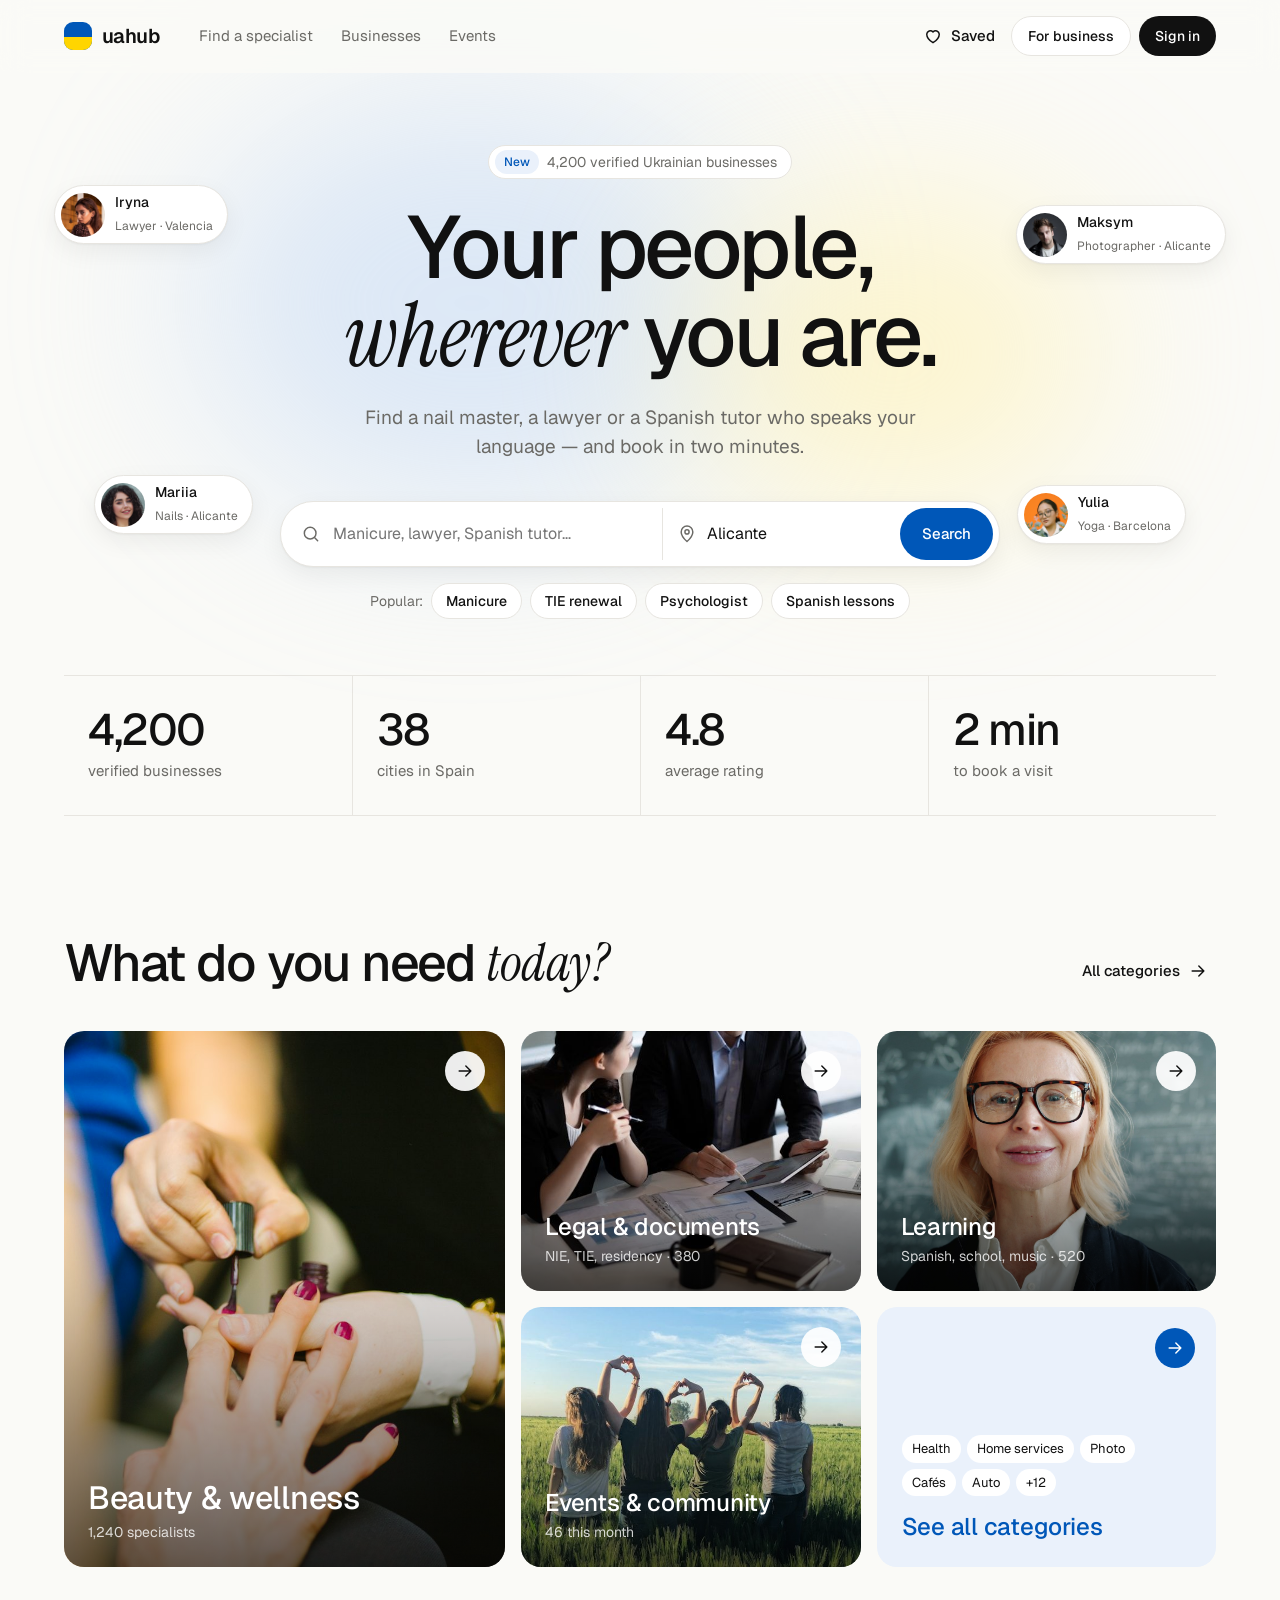
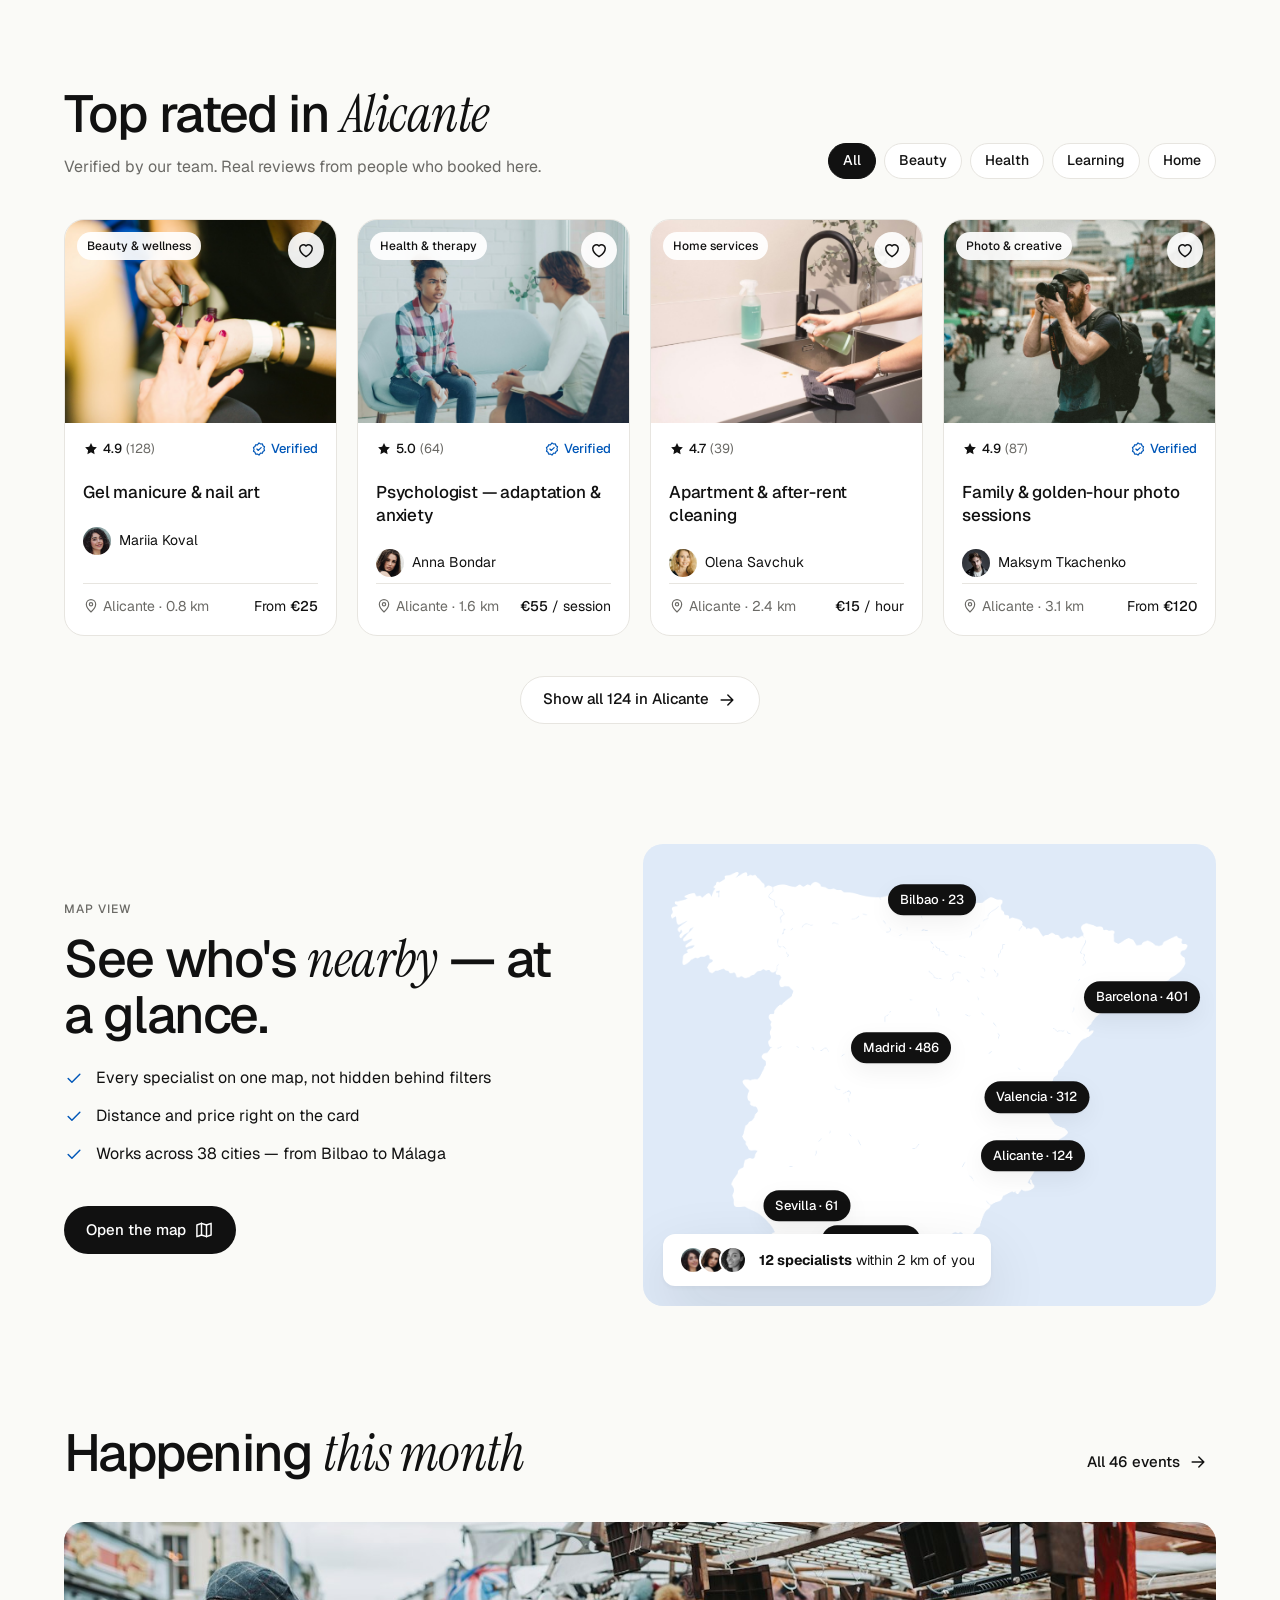
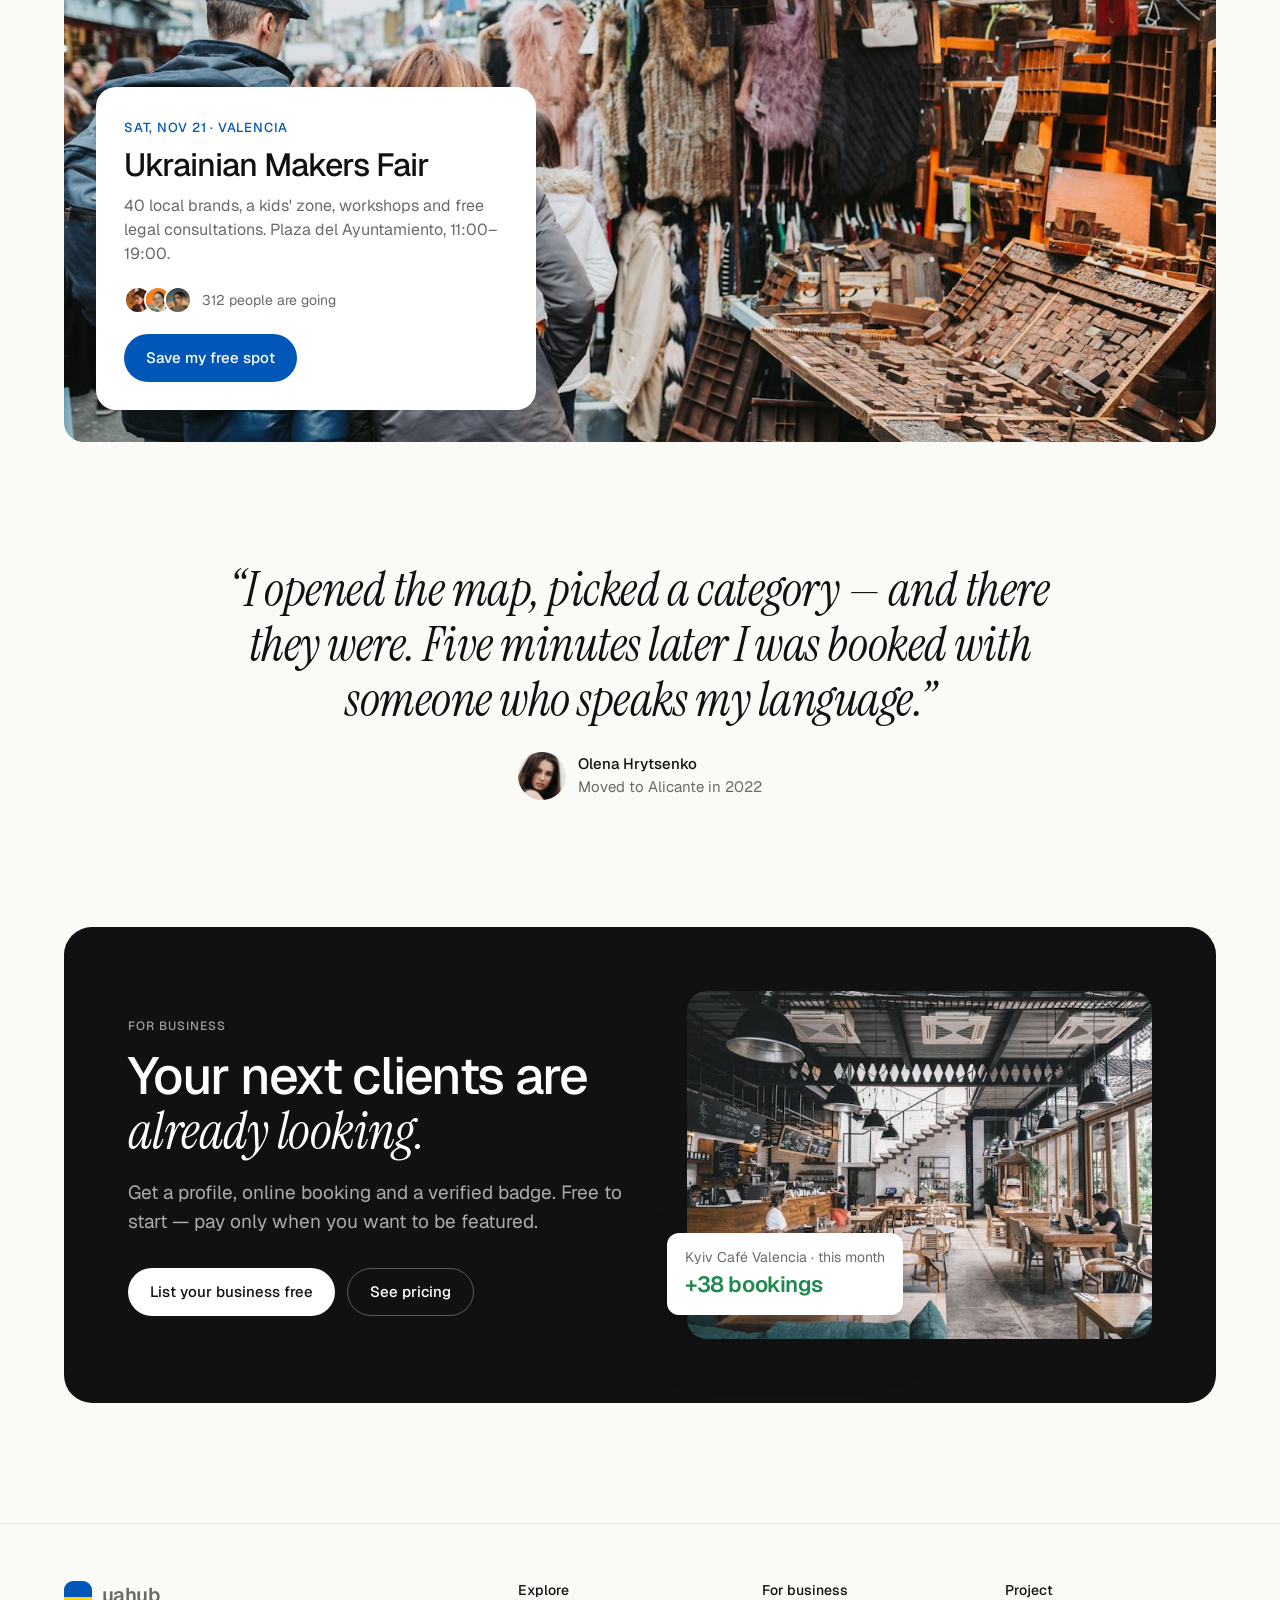
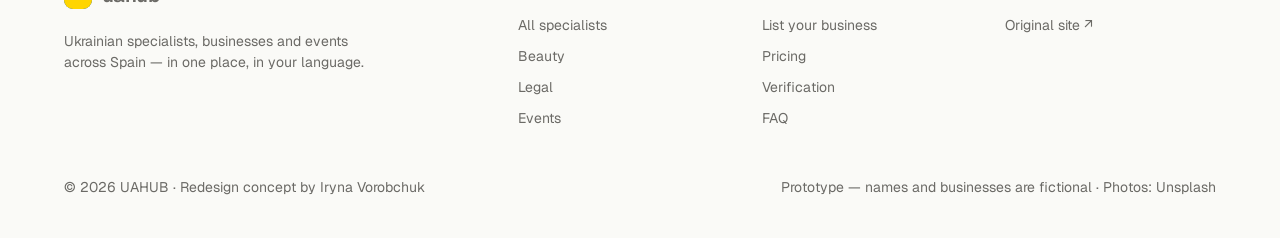
<file: index.html>
<!doctype html>
<html lang="en">
<head>
  <meta charset="utf-8">
  <meta name="viewport" content="width=device-width, initial-scale=1">
  <title>UAHUB — Ukrainian specialists across Spain</title>
  <meta name="description" content="Find trusted Ukrainian specialists, businesses and events near you in Spain. Book in two minutes, in your language.">
  <meta property="og:title" content="UAHUB — Your people, wherever you are">
  <meta property="og:description" content="Redesign concept: a marketplace of Ukrainian services, businesses and events in Spain.">
  <meta property="og:image" content="img/community.jpg">
  <link rel="icon" href="data:image/svg+xml,%3Csvg xmlns='http://www.w3.org/2000/svg' viewBox='0 0 32 32'%3E%3Crect width='32' height='32' rx='9' fill='%230057B8'/%3E%3Cpath d='M0 18h32v5a9 9 0 0 1-9 9H9a9 9 0 0 1-9-9z' fill='%23FFD500'/%3E%3C/svg%3E">
  <link rel="preconnect" href="https://fonts.googleapis.com">
  <link rel="preconnect" href="https://fonts.gstatic.com" crossorigin>
  <link href="https://fonts.googleapis.com/css2?family=Geist:wght@400;500;600&family=Instrument+Serif:ital@1&display=swap" rel="stylesheet">
  <link rel="stylesheet" href="styles.css?v=12">
</head>
<body data-page="home">
<main>
  <!-- Hero: one job — search. Real people instead of a globe. -->
  <section class="hero">
    <span class="glow blue"></span><span class="glow yellow"></span>
    <div class="wrap">
      <!-- Filled from data.js: hover or focus opens a mini profile, click goes to the full one -->
      <div class="hero-people">
        <a class="float-person" data-person="iryna-melnyk" style="left:-10px;top:40px" href="specialist.html?id=iryna-melnyk"><span class="fp-head"><img class="fp-avatar" src="img/avatar-1.jpg" alt=""><span><b>Iryna</b><span class="fp-sub">Lawyer · Valencia</span></span></span></a>
        <a class="float-person" data-person="mariia-koval" style="left:30px;top:330px" href="specialist.html?id=mariia-koval"><span class="fp-head"><img class="fp-avatar" src="img/avatar-2.jpg" alt=""><span><b>Mariia</b><span class="fp-sub">Nails · Alicante</span></span></span></a>
        <a class="float-person right" data-person="maksym-tkachenko" style="right:-10px;top:60px" href="specialist.html?id=maksym-tkachenko"><span class="fp-head"><img class="fp-avatar" src="img/avatar-4.jpg" alt=""><span><b>Maksym</b><span class="fp-sub">Photographer · Alicante</span></span></span></a>
        <a class="float-person right" data-person="yulia-romanenko" style="right:30px;top:340px" href="specialist.html?id=yulia-romanenko"><span class="fp-head"><img class="fp-avatar" src="img/avatar-5.jpg" alt=""><span><b>Yulia</b><span class="fp-sub">Yoga · Barcelona</span></span></span></a>
      </div>
      <span class="eyebrow"><b>New</b> 4,200 verified Ukrainian businesses</span>
      <h1 class="display">Your people,<br><span class="serif">wherever</span> you are.</h1>
      <p class="lead">Find a nail master, a lawyer or a Spanish tutor who speaks your language — and book in two minutes.</p>

      <form class="search" id="hero-search" role="search">
        <label>
          <span data-icon="search"></span>
          <span class="sr-only">What do you need?</span>
          <input id="hero-q" placeholder="Manicure, lawyer, Spanish tutor…" autocomplete="off">
        </label>
        <label>
          <span data-icon="pin"></span>
          <span class="sr-only">City</span>
          <select id="hero-city"></select>
        </label>
        <button class="btn btn-primary" type="submit">Search</button>
      </form>
      <div class="popular">
        <span class="muted">Popular:</span>
        <a class="chip" href="catalog.html?q=manicure">Manicure</a>
        <a class="chip" href="catalog.html?q=TIE">TIE renewal</a>
        <a class="chip" href="catalog.html?q=psychologist">Psychologist</a>
        <a class="chip" href="catalog.html?cat=learning">Spanish lessons</a>
      </div>
    </div>
  </section>

  <div class="wrap">
    <div class="stats reveal">
      <div class="stat"><b>4,200</b><span>verified businesses</span></div>
      <div class="stat"><b>38</b><span>cities in Spain</span></div>
      <div class="stat"><b>4.8</b><span>average rating</span></div>
      <div class="stat"><b>2 min</b><span>to book a visit</span></div>
    </div>
  </div>

  <!-- Categories: 4 + overflow instead of 8 equal icons -->
  <section class="section">
    <div class="wrap">
      <div class="section-head reveal">
        <h2 class="h2">What do you need <span class="serif">today?</span></h2>
        <a class="btn btn-ghost" href="catalog.html">All categories <span data-icon="arrow"></span></a>
      </div>
      <div class="bento reveal">
        <a class="tile photo big" href="catalog.html?cat=beauty">
          <img src="img/nails-salon.jpg?v=2" alt="">
          <span class="go"><span data-icon="arrow"></span></span>
          <span class="h3">Beauty &amp; wellness</span><span class="count">1,240 specialists</span>
        </a>
        <a class="tile photo" href="catalog.html?cat=legal">
          <img src="img/lawyer.jpg" alt="" loading="lazy">
          <span class="go"><span data-icon="arrow"></span></span>
          <span class="h3">Legal &amp; documents</span><span class="count">NIE, TIE, residency · 380</span>
        </a>
        <a class="tile photo" href="catalog.html?cat=learning">
          <img src="img/tutor.jpg?v=2" alt="" loading="lazy">
          <span class="go"><span data-icon="arrow"></span></span>
          <span class="h3">Learning</span><span class="count">Spanish, school, music · 520</span>
        </a>
        <a class="tile photo" href="#events">
          <img src="img/community.jpg" alt="" loading="lazy">
          <span class="go"><span data-icon="arrow"></span></span>
          <span class="h3">Events &amp; community</span><span class="count">46 this month</span>
        </a>
        <a class="tile all" href="catalog.html">
          <span class="go"><span data-icon="arrow"></span></span>
          <ul><li>Health</li><li>Home services</li><li>Photo</li><li>Cafés</li><li>Auto</li><li>+12</li></ul>
          <span class="h3">See all categories</span>
        </a>
      </div>
    </div>
  </section>

  <!-- Near you -->
  <section class="section">
    <div class="wrap">
      <div class="section-head reveal">
        <div>
          <h2 class="h2">Top rated in <span class="serif">Alicante</span></h2>
          <p class="muted">Verified by our team. Real reviews from people who booked here.</p>
        </div>
        <div class="chips" id="near-chips">
          <button class="chip" data-cat="all" aria-pressed="true">All</button>
          <button class="chip" data-cat="beauty" aria-pressed="false">Beauty</button>
          <button class="chip" data-cat="health" aria-pressed="false">Health</button>
          <button class="chip" data-cat="learning" aria-pressed="false">Learning</button>
          <button class="chip" data-cat="home" aria-pressed="false">Home</button>
        </div>
      </div>
      <div class="grid-cards" id="near-grid"></div>
      <div style="text-align:center;margin-top:40px">
        <a class="btn btn-secondary" href="catalog.html?city=Alicante">Show all 124 in Alicante <span data-icon="arrow"></span></a>
      </div>
    </div>
  </section>

  <!-- Map teaser -->
  <section class="section">
    <div class="wrap split">
      <div class="reveal">
        <span class="overline">Map view</span>
        <h2 class="h2" style="margin-top:12px">See who's <span class="serif">nearby</span> — at a glance.</h2>
        <ul class="checks">
          <li><span data-icon="check"></span>Every specialist on one map, not hidden behind filters</li>
          <li><span data-icon="check"></span>Distance and price right on the card</li>
          <li><span data-icon="check"></span>Works across 38 cities — from Bilbao to Málaga</li>
        </ul>
        <a class="btn btn-dark" href="catalog.html">Open the map <span data-icon="map"></span></a>
      </div>
      <div class="map reveal">
        <div class="map-canvas" id="teaser-map">
          <img class="land" src="img/map-spain-white.png" alt="Map of Spain with the number of specialists per city">
        </div>
        <div class="map-float">
          <div class="stack"><img src="img/avatar-2.jpg" alt=""><img src="img/avatar-3.jpg" alt=""><img src="img/avatar-6.jpg" alt=""></div>
          <span><b>12 specialists</b> within 2 km of you</span>
        </div>
      </div>
    </div>
  </section>

  <!-- Featured event: one, not a carousel of four -->
  <section class="section" id="events">
    <div class="wrap">
      <div class="section-head reveal">
        <h2 class="h2">Happening <span class="serif">this month</span></h2>
        <a class="btn btn-ghost" href="#events">All 46 events <span data-icon="arrow"></span></a>
      </div>
      <div class="event reveal">
        <img src="img/fair.jpg?v=2" alt="Stalls at a Ukrainian makers fair" loading="lazy">
        <div class="event-card">
          <span class="date">SAT, NOV 21 · VALENCIA</span>
          <h3>Ukrainian Makers Fair</h3>
          <p class="muted" style="margin:0">40 local brands, a kids' zone, workshops and free legal consultations. Plaza del Ayuntamiento, 11:00–19:00.</p>
          <div class="going">
            <div class="map-float" style="position:static;padding:0;box-shadow:none"><div class="stack"><img src="img/avatar-1.jpg" alt=""><img src="img/avatar-5.jpg" alt=""><img src="img/avatar-8.jpg" alt=""></div></div>
            312 people are going
          </div>
          <button class="btn btn-primary" id="rsvp" type="button">Save my free spot</button>
        </div>
      </div>
    </div>
  </section>

  <!-- One strong testimonial -->
  <section class="section">
    <figure class="wrap quote reveal">
      <blockquote>“I opened the map, picked a category — and there they were. Five minutes later I was booked with someone who speaks my language.”</blockquote>
      <figcaption><img src="img/avatar-3.jpg" alt=""><span><b style="font-weight:500">Olena Hrytsenko</b><br><span class="muted">Moved to Alicante in 2022</span></span></figcaption>
    </figure>
  </section>

  <!-- B2B -->
  <section class="section" id="business">
    <div class="wrap">
      <div class="biz reveal">
        <div>
          <span class="overline" style="color:rgba(255,255,255,.6)">For business</span>
          <h2 class="h2" style="margin-top:12px">Your next clients are <span class="serif">already looking.</span></h2>
          <p class="lead">Get a profile, online booking and a verified badge. Free to start — pay only when you want to be featured.</p>
          <div style="display:flex;gap:12px;margin-top:32px;flex-wrap:wrap">
            <a class="btn btn-light" href="business.html#join">List your business free</a>
            <a class="btn btn-outline-light" href="business.html#pricing">See pricing</a>
          </div>
        </div>
        <div class="biz-media">
          <img src="img/cafe.jpg" alt="Interior of a café" loading="lazy">
          <div class="biz-badge"><span class="muted">Kyiv Café Valencia · this month</span><b>+38 bookings</b></div>
        </div>
      </div>
    </div>
  </section>
</main>
<footer data-footer></footer>
<script src="data.js?v=12"></script>
<script src="app.js?v=12"></script>
<script>
  document.getElementById("rsvp").addEventListener("click", (e) => {
    e.currentTarget.textContent = "You're going ✓";
    e.currentTarget.classList.replace("btn-primary", "btn-dark");
  });
</script>
</body>
</html>
</file>
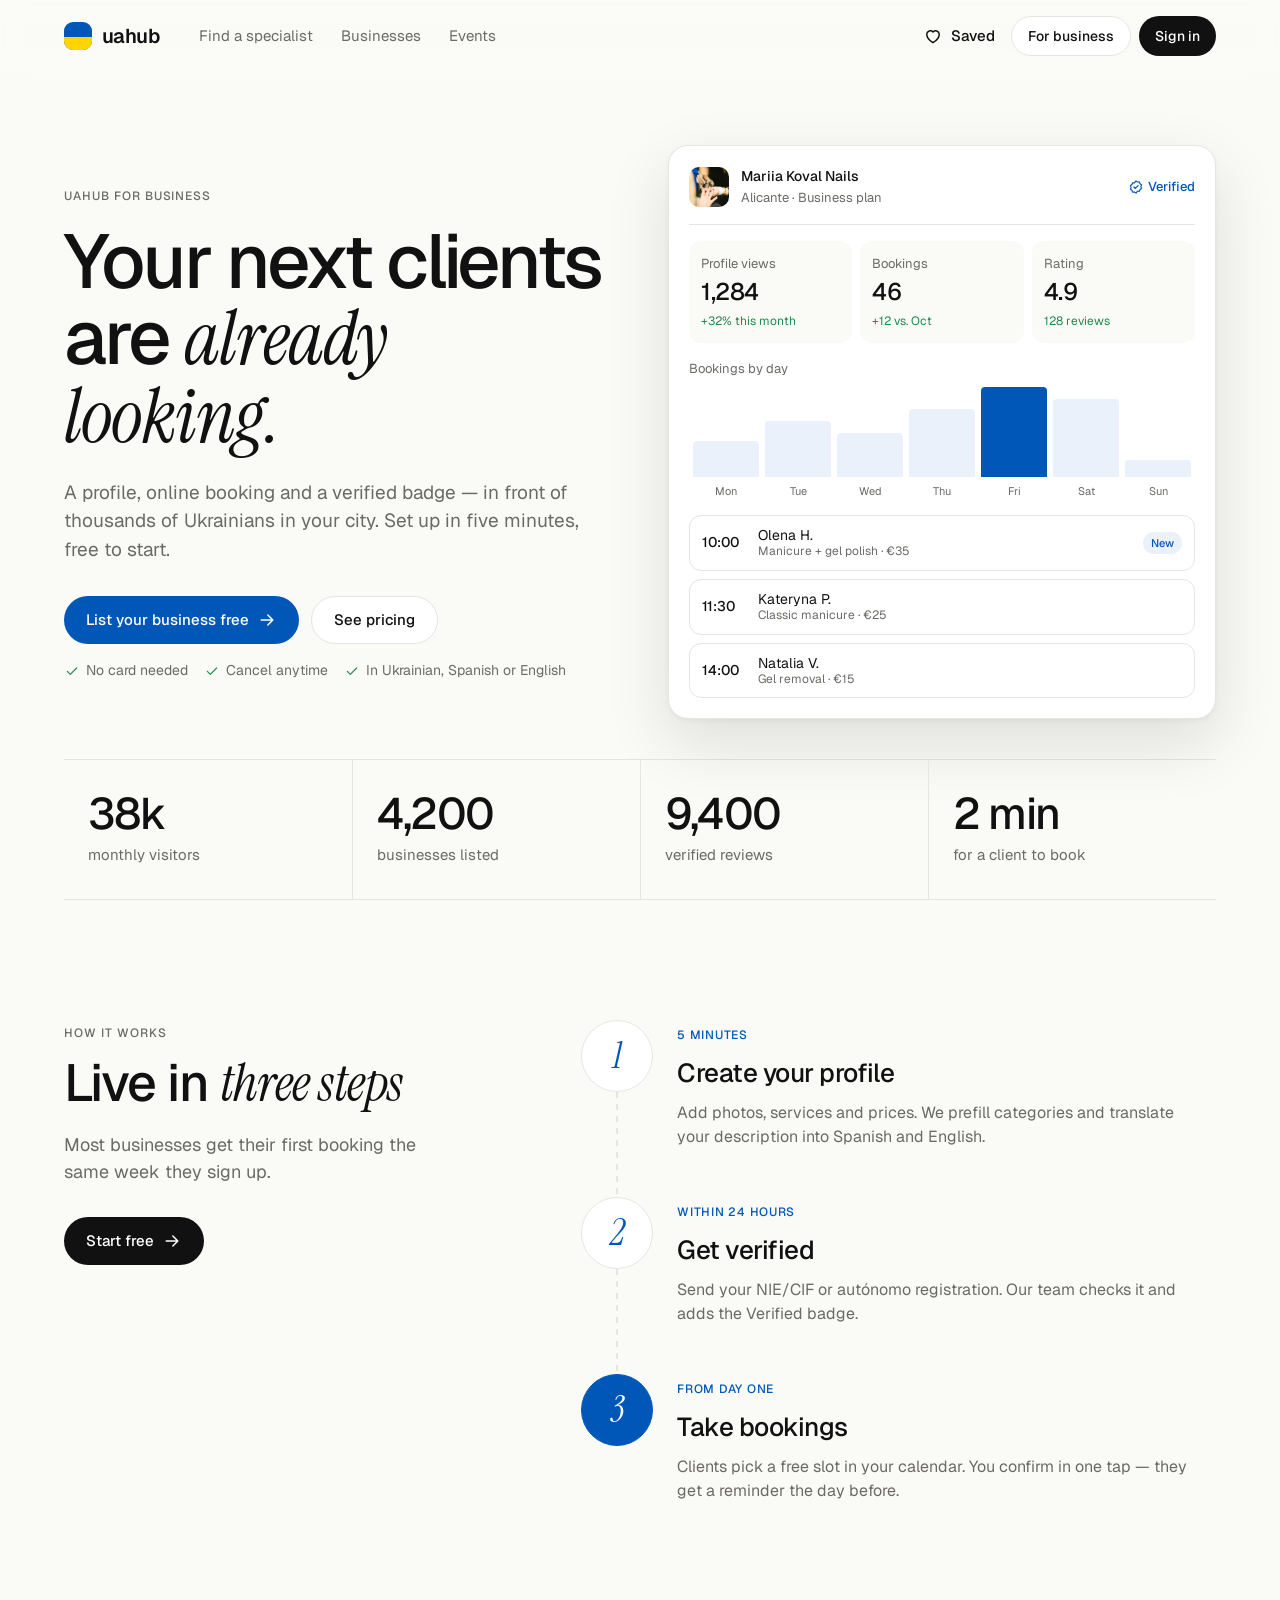
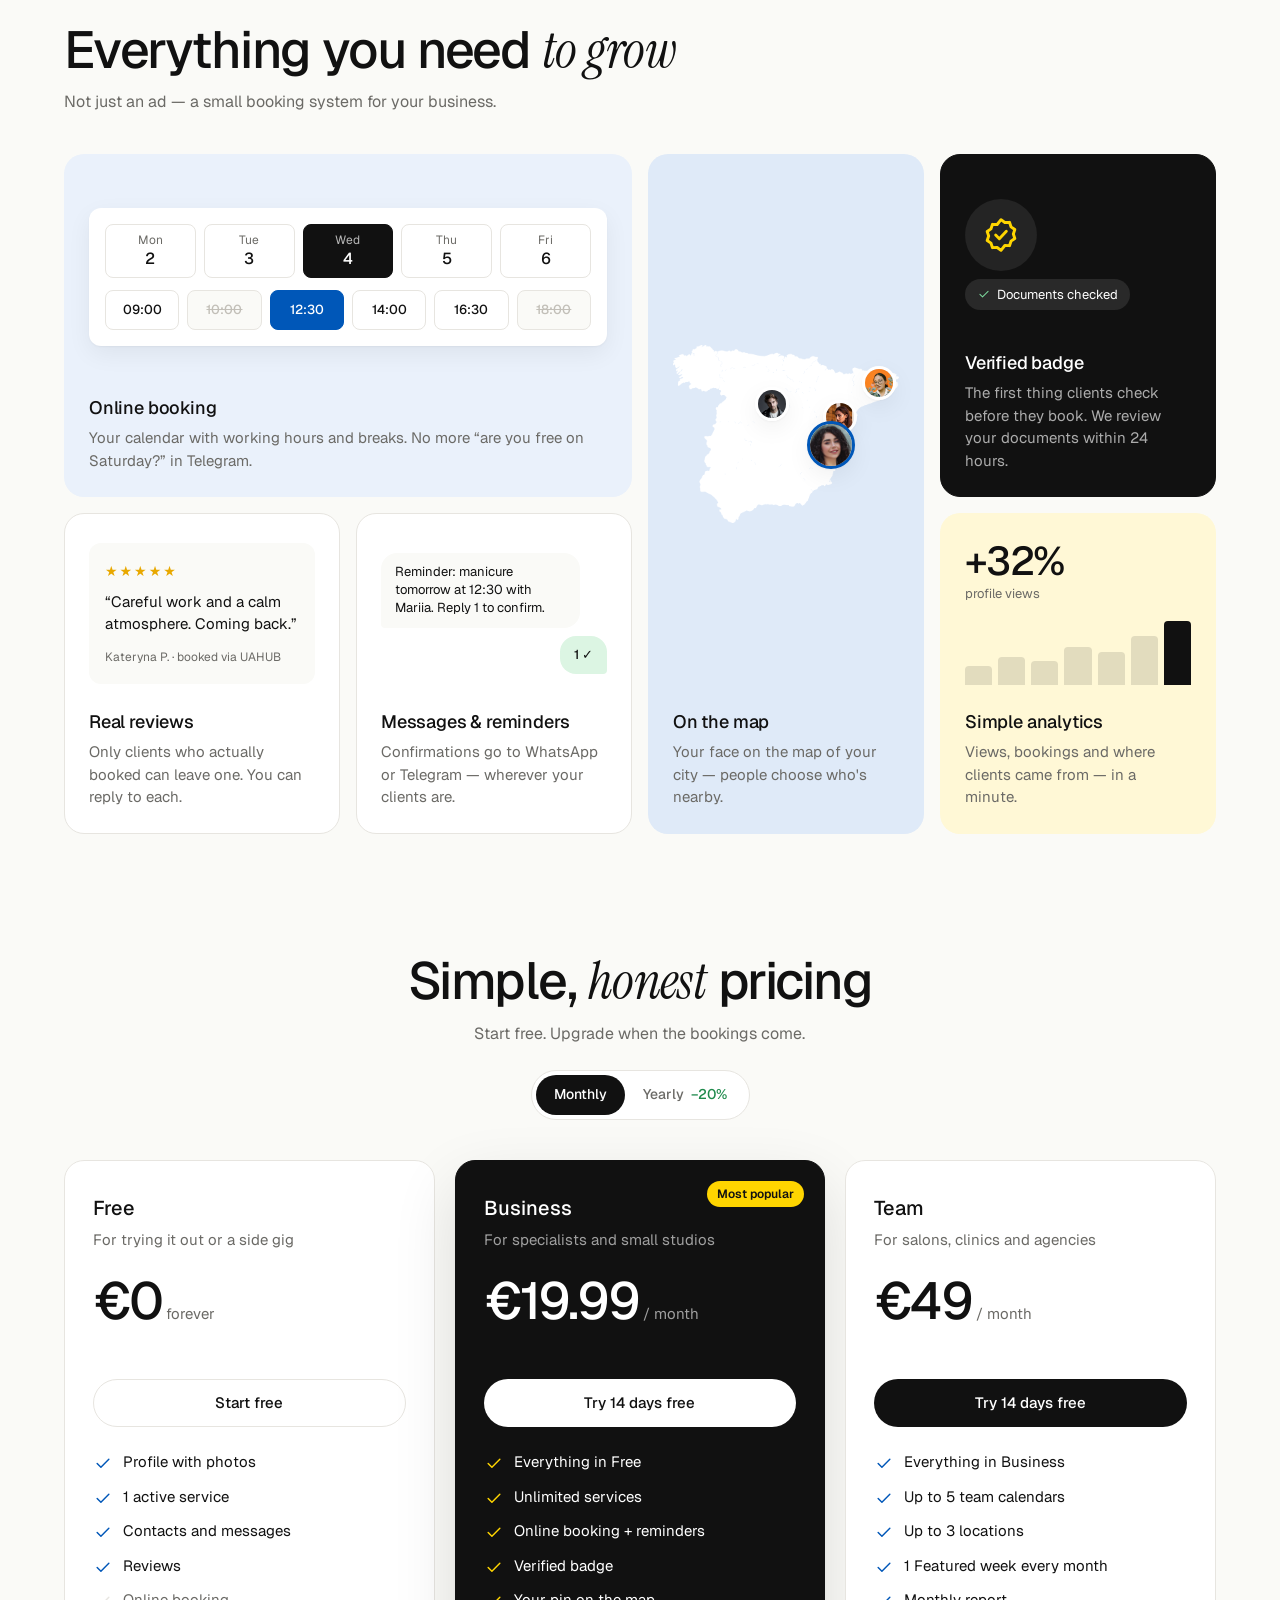
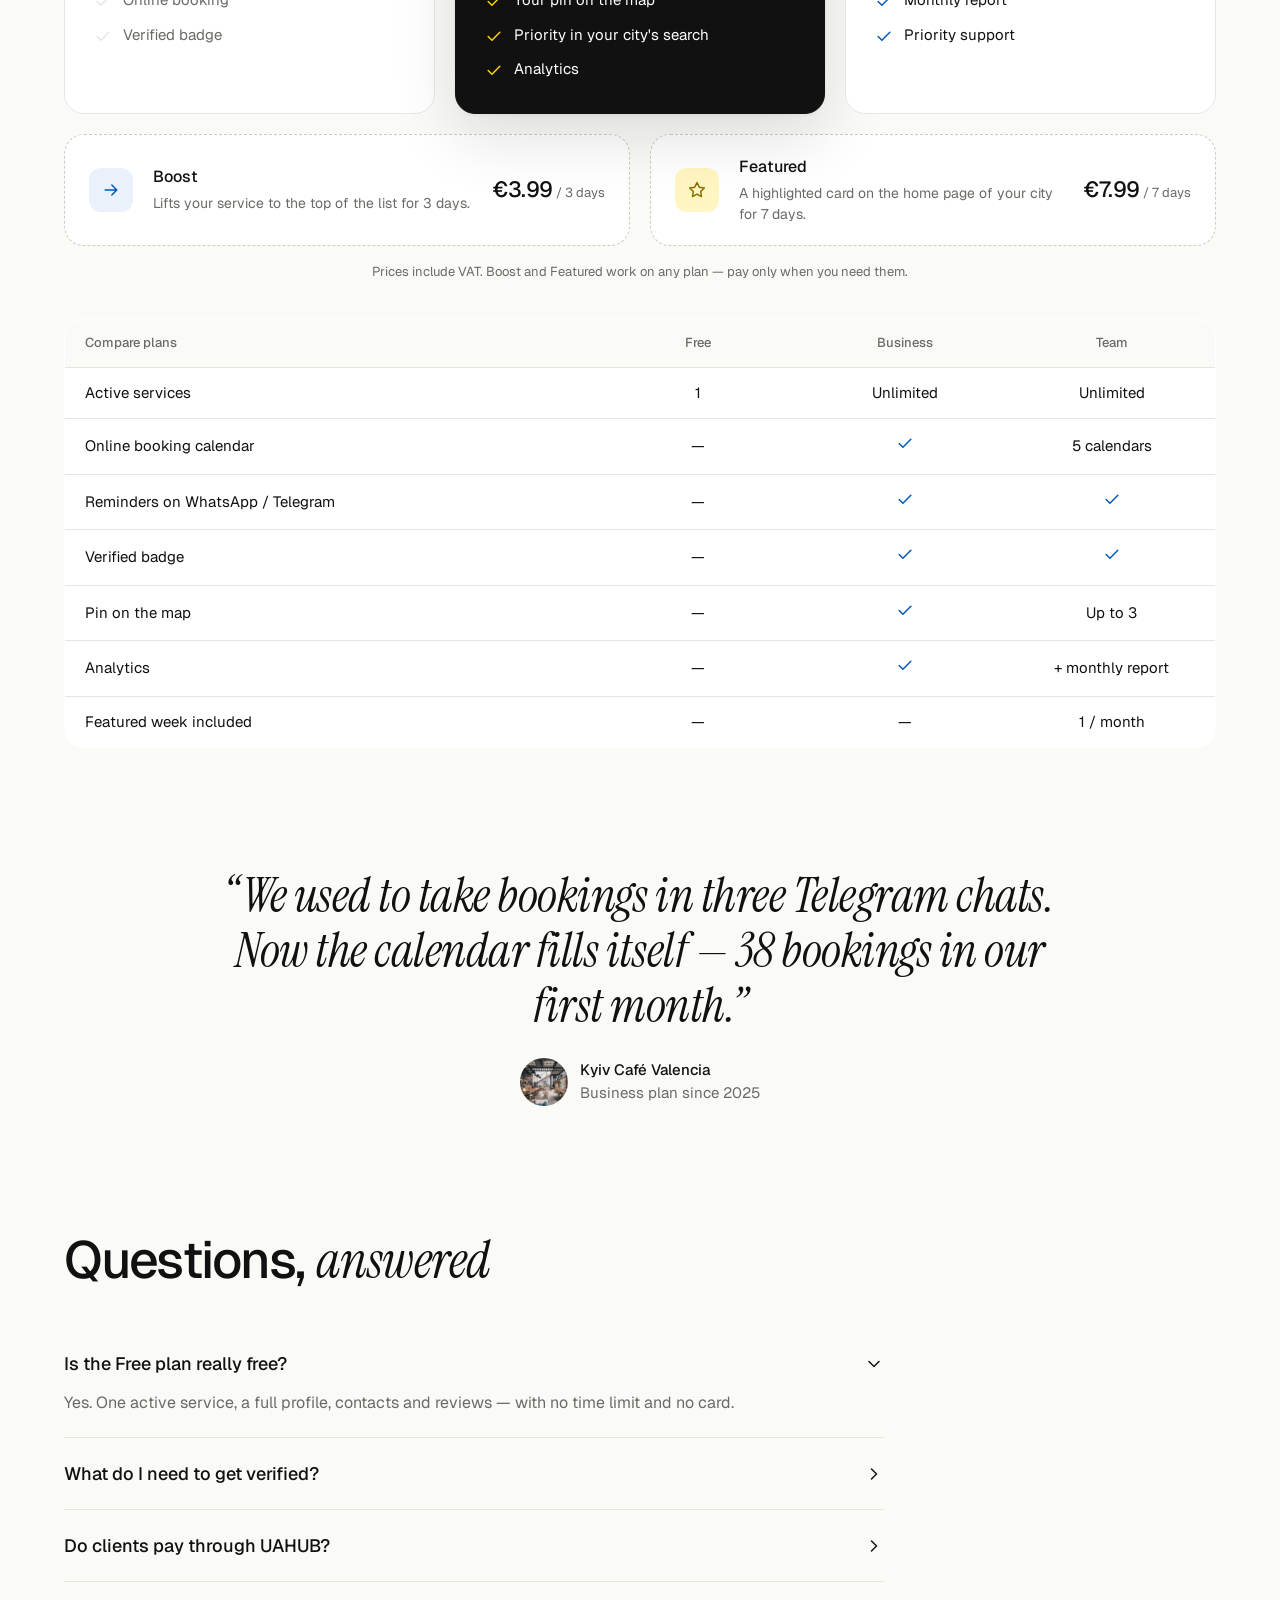
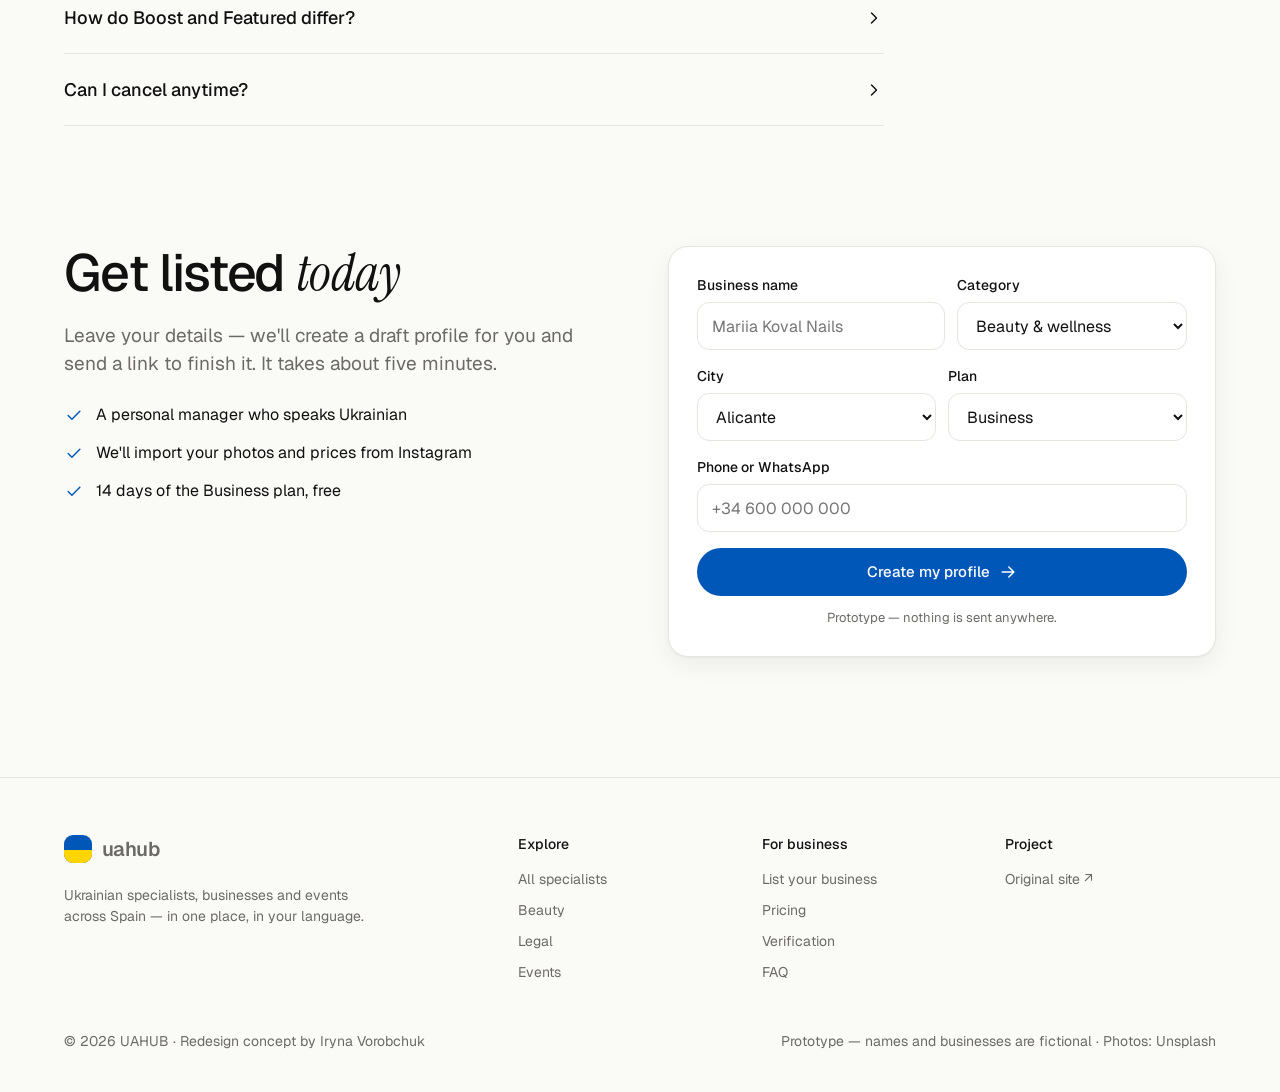
<file: business.html>
<!doctype html>
<html lang="en">
<head>
  <meta charset="utf-8">
  <meta name="viewport" content="width=device-width, initial-scale=1">
  <link rel="icon" href="data:image/svg+xml,%3Csvg xmlns='http://www.w3.org/2000/svg' viewBox='0 0 32 32'%3E%3Crect width='32' height='32' rx='9' fill='%230057B8'/%3E%3Cpath d='M0 18h32v5a9 9 0 0 1-9 9H9a9 9 0 0 1-9-9z' fill='%23FFD500'/%3E%3C/svg%3E">
  <link rel="preconnect" href="https://fonts.googleapis.com">
  <link rel="preconnect" href="https://fonts.gstatic.com" crossorigin>
  <link href="https://fonts.googleapis.com/css2?family=Geist:wght@400;500;600&family=Instrument+Serif:ital@1&display=swap" rel="stylesheet">
  <link rel="stylesheet" href="styles.css?v=12">
  <title>UAHUB for business — pricing and features</title>
  <meta name="description" content="Get a profile, online booking and a verified badge. Reach Ukrainian clients in your city. Free to start.">
</head>
<body data-page="business">
<main>
  <section class="wrap biz-hero">
    <div>
      <span class="overline">UAHUB for business</span>
      <h1 class="display" style="font-size:clamp(44px,6vw,76px);margin-top:16px">Your next clients are <span class="serif">already looking.</span></h1>
      <p class="lead">A profile, online booking and a verified badge — in front of thousands of Ukrainians in your city. Set up in five minutes, free to start.</p>
      <div class="actions">
        <a class="btn btn-primary" href="#join">List your business free <span data-icon="arrow"></span></a>
        <a class="btn btn-secondary" href="#pricing">See pricing</a>
      </div>
      <div class="note"><span><span data-icon="check" class="sm"></span>No card needed</span><span><span data-icon="check" class="sm"></span>Cancel anytime</span><span><span data-icon="check" class="sm"></span>In Ukrainian, Spanish or English</span></div>
    </div>

    <!-- What the owner sees: the product itself is the best argument -->
    <div class="dash" aria-label="Example business dashboard">
      <div class="dash-top">
        <img src="img/nails-salon.jpg?v=2" alt="">
        <div><b>Mariia Koval Nails</b><span class="caption">Alicante · Business plan</span></div>
        <span class="badge badge-verified" style="margin-left:auto"><span data-icon="verified" class="sm"></span>Verified</span>
      </div>
      <div class="dash-kpis">
        <div class="kpi"><span class="caption">Profile views</span><b>1,284</b><em>+32% this month</em></div>
        <div class="kpi"><span class="caption">Bookings</span><b>46</b><em>+12 vs. Oct</em></div>
        <div class="kpi"><span class="caption">Rating</span><b>4.9</b><em>128 reviews</em></div>
      </div>
      <div class="caption" style="margin-bottom:8px">Bookings by day</div>
      <div class="bars"><i style="height:40%"></i><i style="height:62%"></i><i style="height:48%"></i><i style="height:75%"></i><i class="on" style="height:100%"></i><i style="height:86%"></i><i style="height:18%"></i></div>
      <div class="bars-x"><span>Mon</span><span>Tue</span><span>Wed</span><span>Thu</span><span>Fri</span><span>Sat</span><span>Sun</span></div>
      <div class="appts">
        <div class="appt"><time>10:00</time><div>Olena H.<small>Manicure + gel polish · €35</small></div><span class="tag-new">New</span></div>
        <div class="appt"><time>11:30</time><div>Kateryna P.<small>Classic manicure · €25</small></div></div>
        <div class="appt"><time>14:00</time><div>Natalia V.<small>Gel removal · €15</small></div></div>
      </div>
    </div>
  </section>

  <div class="wrap">
    <div class="stats reveal">
      <div class="stat"><b>38k</b><span>monthly visitors</span></div>
      <div class="stat"><b>4,200</b><span>businesses listed</span></div>
      <div class="stat"><b>9,400</b><span>verified reviews</span></div>
      <div class="stat"><b>2 min</b><span>for a client to book</span></div>
    </div>
  </div>

  <!-- How it works: a timeline, not cards -->
  <section class="section" id="how">
    <div class="wrap how">
      <div class="how-intro reveal">
        <span class="overline">How it works</span>
        <h2 class="h2" style="margin-top:12px">Live in <span class="serif">three steps</span></h2>
        <p class="lead muted">Most businesses get their first booking the same week they sign up.</p>
        <a class="btn btn-dark" href="#join">Start free <span data-icon="arrow"></span></a>
      </div>
      <ol class="timeline reveal">
        <li><span class="t-num">1</span><div><span class="t-time">5 minutes</span><h3>Create your profile</h3><p>Add photos, services and prices. We prefill categories and translate your description into Spanish and English.</p></div></li>
        <li><span class="t-num">2</span><div><span class="t-time">Within 24 hours</span><h3>Get verified</h3><p>Send your NIE/CIF or autónomo registration. Our team checks it and adds the Verified badge.</p></div></li>
        <li><span class="t-num">3</span><div><span class="t-time">From day one</span><h3>Take bookings</h3><p>Clients pick a free slot in your calendar. You confirm in one tap — they get a reminder the day before.</p></div></li>
      </ol>
    </div>
  </section>

  <!-- Features: bento, each block shows the thing instead of an icon -->
  <section class="section">
    <div class="wrap">
      <div class="section-head reveal">
        <div><h2 class="h2">Everything you need <span class="serif">to grow</span></h2><p class="muted">Not just an ad — a small booking system for your business.</p></div>
      </div>
      <div class="fbento reveal">
        <div class="fb fb-booking">
          <div class="fb-visual" aria-hidden="true">
            <div class="mini-cal">
              <div class="mini-days"><span>Mon<b>2</b></span><span>Tue<b>3</b></span><span class="on">Wed<b>4</b></span><span>Thu<b>5</b></span><span>Fri<b>6</b></span></div>
              <div class="mini-slots"><span>09:00</span><span class="off">10:00</span><span class="on">12:30</span><span>14:00</span><span>16:30</span><span class="off">18:00</span></div>
            </div>
          </div>
          <h3>Online booking</h3><p>Your calendar with working hours and breaks. No more “are you free on Saturday?” in Telegram.</p>
        </div>
        <div class="fb fb-map">
          <div class="fb-visual" aria-hidden="true">
            <div class="mini-map">
              <img src="img/map-spain-white.png" alt="">
              <img class="mm-pin" style="left:44%;top:43%" src="img/avatar-4.jpg" alt="">
              <img class="mm-pin" style="left:74%;top:50%" src="img/avatar-1.jpg" alt="">
              <img class="mm-pin me" style="left:70%;top:70%" src="img/avatar-2.jpg" alt="">
              <img class="mm-pin" style="left:91%;top:31%" src="img/avatar-5.jpg" alt="">
            </div>
          </div>
          <h3>On the map</h3><p>Your face on the map of your city — people choose who's nearby.</p>
        </div>
        <div class="fb fb-verified">
          <div class="fb-visual" aria-hidden="true">
            <span class="v-seal"><span data-icon="verified"></span></span>
            <span class="v-pill"><span data-icon="check"></span> Documents checked</span>
          </div>
          <h3>Verified badge</h3><p>The first thing clients check before they book. We review your documents within 24 hours.</p>
        </div>
        <div class="fb fb-reviews">
          <div class="fb-visual" aria-hidden="true">
            <div class="mini-review"><span class="mr-stars">★★★★★</span><p>“Careful work and a calm atmosphere. Coming back.”</p><small>Kateryna P. · booked via UAHUB</small></div>
          </div>
          <h3>Real reviews</h3><p>Only clients who actually booked can leave one. You can reply to each.</p>
        </div>
        <div class="fb fb-chat">
          <div class="fb-visual" aria-hidden="true">
            <div class="bubble in">Reminder: manicure tomorrow at 12:30 with Mariia. Reply 1 to confirm.</div>
            <div class="bubble out">1 ✓</div>
          </div>
          <h3>Messages &amp; reminders</h3><p>Confirmations go to WhatsApp or Telegram — wherever your clients are.</p>
        </div>
        <div class="fb fb-stats">
          <div class="fb-visual" aria-hidden="true">
            <div class="mini-stat"><b>+32%</b><span>profile views</span></div>
            <div class="mini-bars"><i style="height:30%"></i><i style="height:45%"></i><i style="height:38%"></i><i style="height:60%"></i><i style="height:52%"></i><i style="height:78%"></i><i class="on" style="height:100%"></i></div>
          </div>
          <h3>Simple analytics</h3><p>Views, bookings and where clients came from — in a minute.</p>
        </div>
      </div>
    </div>
  </section>

  <!-- Pricing -->
  <section class="section" id="pricing">
    <div class="wrap">
      <div class="section-head reveal" style="flex-direction:column;align-items:center;text-align:center">
        <div><h2 class="h2">Simple, <span class="serif">honest</span> pricing</h2><p class="muted">Start free. Upgrade when the bookings come.</p></div>
        <div class="billing" role="group" aria-label="Billing period">
          <button type="button" data-billing="month" aria-pressed="true">Monthly</button>
          <button type="button" data-billing="year" aria-pressed="false">Yearly <span class="save">−20%</span></button>
        </div>
      </div>
      <div class="plans reveal">
        <div class="plan">
          <h3>Free</h3>
          <p class="for">For trying it out or a side gig</p>
          <div><span class="price">€0</span><span class="per">forever</span></div>
          <div class="was"></div>
          <a class="btn btn-secondary" href="#join" data-plan="Free">Start free</a>
          <ul>
            <li><span data-icon="check"></span>Profile with photos</li>
            <li><span data-icon="check"></span>1 active service</li>
            <li><span data-icon="check"></span>Contacts and messages</li>
            <li><span data-icon="check"></span>Reviews</li>
            <li class="off"><span data-icon="check"></span>Online booking</li>
            <li class="off"><span data-icon="check"></span>Verified badge</li>
          </ul>
        </div>
        <div class="plan hot">
          <span class="badge-pop">Most popular</span>
          <h3>Business</h3>
          <p class="for">For specialists and small studios</p>
          <div><span class="price" data-m="€19.99" data-y="€15.99">€19.99</span><span class="per">/ month</span></div>
          <div class="was" data-m="" data-y="€191.88 billed yearly"></div>
          <a class="btn btn-primary" href="#join" data-plan="Business">Try 14 days free</a>
          <ul>
            <li><span data-icon="check"></span>Everything in Free</li>
            <li><span data-icon="check"></span>Unlimited services</li>
            <li><span data-icon="check"></span>Online booking + reminders</li>
            <li><span data-icon="check"></span>Verified badge</li>
            <li><span data-icon="check"></span>Your pin on the map</li>
            <li><span data-icon="check"></span>Priority in your city's search</li>
            <li><span data-icon="check"></span>Analytics</li>
          </ul>
        </div>
        <div class="plan">
          <h3>Team</h3>
          <p class="for">For salons, clinics and agencies</p>
          <div><span class="price" data-m="€49" data-y="€39">€49</span><span class="per">/ month</span></div>
          <div class="was" data-m="" data-y="€468 billed yearly"></div>
          <a class="btn btn-dark" href="#join" data-plan="Team">Try 14 days free</a>
          <ul>
            <li><span data-icon="check"></span>Everything in Business</li>
            <li><span data-icon="check"></span>Up to 5 team calendars</li>
            <li><span data-icon="check"></span>Up to 3 locations</li>
            <li><span data-icon="check"></span>1 Featured week every month</li>
            <li><span data-icon="check"></span>Monthly report</li>
            <li><span data-icon="check"></span>Priority support</li>
          </ul>
        </div>
      </div>
      <div class="addons reveal">
        <div class="addon"><span class="ic"><span data-icon="arrow"></span></span><div><b>Boost</b><p>Lifts your service to the top of the list for 3 days.</p></div><span class="p">€3.99<small> / 3 days</small></span></div>
        <div class="addon"><span class="ic sun"><span data-icon="star"></span></span><div><b>Featured</b><p>A highlighted card on the home page of your city for 7 days.</p></div><span class="p">€7.99<small> / 7 days</small></span></div>
      </div>
      <p class="caption" style="text-align:center;margin-top:16px">Prices include VAT. Boost and Featured work on any plan — pay only when you need them.</p>

      <div class="compare-wrap reveal">
        <table class="compare">
          <thead><tr><th>Compare plans</th><th>Free</th><th>Business</th><th>Team</th></tr></thead>
          <tbody>
            <tr><td>Active services</td><td>1</td><td>Unlimited</td><td>Unlimited</td></tr>
            <tr><td>Online booking calendar</td><td>—</td><td><span data-icon="check"></span></td><td>5 calendars</td></tr>
            <tr><td>Reminders on WhatsApp / Telegram</td><td>—</td><td><span data-icon="check"></span></td><td><span data-icon="check"></span></td></tr>
            <tr><td>Verified badge</td><td>—</td><td><span data-icon="check"></span></td><td><span data-icon="check"></span></td></tr>
            <tr><td>Pin on the map</td><td>—</td><td><span data-icon="check"></span></td><td>Up to 3</td></tr>
            <tr><td>Analytics</td><td>—</td><td><span data-icon="check"></span></td><td>+ monthly report</td></tr>
            <tr><td>Featured week included</td><td>—</td><td>—</td><td>1 / month</td></tr>
          </tbody>
        </table>
      </div>
    </div>
  </section>

  <!-- Business testimonial -->
  <section class="section">
    <figure class="wrap quote reveal">
      <blockquote>“We used to take bookings in three Telegram chats. Now the calendar fills itself — 38 bookings in our first month.”</blockquote>
      <figcaption><img src="img/cafe.jpg" alt=""><span><b style="font-weight:500">Kyiv Café Valencia</b><br><span class="muted">Business plan since 2025</span></span></figcaption>
    </figure>
  </section>

  <!-- FAQ -->
  <section class="section" id="faq">
    <div class="wrap">
      <div class="section-head reveal"><h2 class="h2">Questions, <span class="serif">answered</span></h2></div>
      <div class="faq reveal">
        <details open><summary>Is the Free plan really free?<span data-icon="chevron"></span></summary><p>Yes. One active service, a full profile, contacts and reviews — with no time limit and no card.</p></details>
        <details><summary>What do I need to get verified?<span data-icon="chevron"></span></summary><p>Your NIE or CIF and proof that you work legally in Spain (autónomo registration or a company document). We check it within 24 hours.</p></details>
        <details><summary>Do clients pay through UAHUB?<span data-icon="chevron"></span></summary><p>No. Clients pay you directly, on the spot. We don't take a commission on bookings.</p></details>
        <details><summary>How do Boost and Featured differ?<span data-icon="chevron"></span></summary><p>Boost lifts one service to the top of the search list for 3 days. Featured puts your card on the home page of your city for 7 days. You can buy either on any plan.</p></details>
        <details><summary>Can I cancel anytime?<span data-icon="chevron"></span></summary><p>Yes. Your plan stays active until the end of the paid period, then your profile moves to Free — nothing gets deleted.</p></details>
      </div>
    </div>
  </section>

  <!-- Join -->
  <section class="section" id="join">
    <div class="wrap join">
      <div class="reveal">
        <h2 class="h2">Get listed <span class="serif">today</span></h2>
        <p class="lead" style="margin-top:20px">Leave your details — we'll create a draft profile for you and send a link to finish it. It takes about five minutes.</p>
        <ul class="checks">
          <li><span data-icon="check"></span>A personal manager who speaks Ukrainian</li>
          <li><span data-icon="check"></span>We'll import your photos and prices from Instagram</li>
          <li><span data-icon="check"></span>14 days of the Business plan, free</li>
        </ul>
      </div>
      <form class="join-form reveal" id="join-form" novalidate>
        <div class="field-row">
          <label class="field" id="j-name">Business name<input name="biz" placeholder="Mariia Koval Nails"><span class="error">Please add a name</span></label>
          <label class="field">Category<select name="cat"><option>Beauty & wellness</option><option>Legal & documents</option><option>Learning</option><option>Health & therapy</option><option>Home services</option><option>Food & cafés</option><option>Other</option></select></label>
        </div>
        <div class="field-row">
          <label class="field">City<select name="city"><option>Alicante</option><option>Valencia</option><option>Madrid</option><option>Barcelona</option><option>Málaga</option><option>Other</option></select></label>
          <label class="field">Plan<select name="plan" id="j-plan"><option>Free</option><option selected>Business</option><option>Team</option></select></label>
        </div>
        <label class="field" id="j-phone">Phone or WhatsApp<input name="phone" type="tel" inputmode="tel" placeholder="+34 600 000 000"><span class="error">Please add a phone number</span></label>
        <button class="btn btn-primary btn-block" type="submit">Create my profile <span data-icon="arrow"></span></button>
        <p class="caption" style="margin:12px 0 0;text-align:center">Prototype — nothing is sent anywhere.</p>
      </form>
    </div>
  </section>
</main>
<footer data-footer></footer>
<script src="data.js?v=12"></script>
<script src="app.js?v=12"></script>
</body>
</html>
</file>
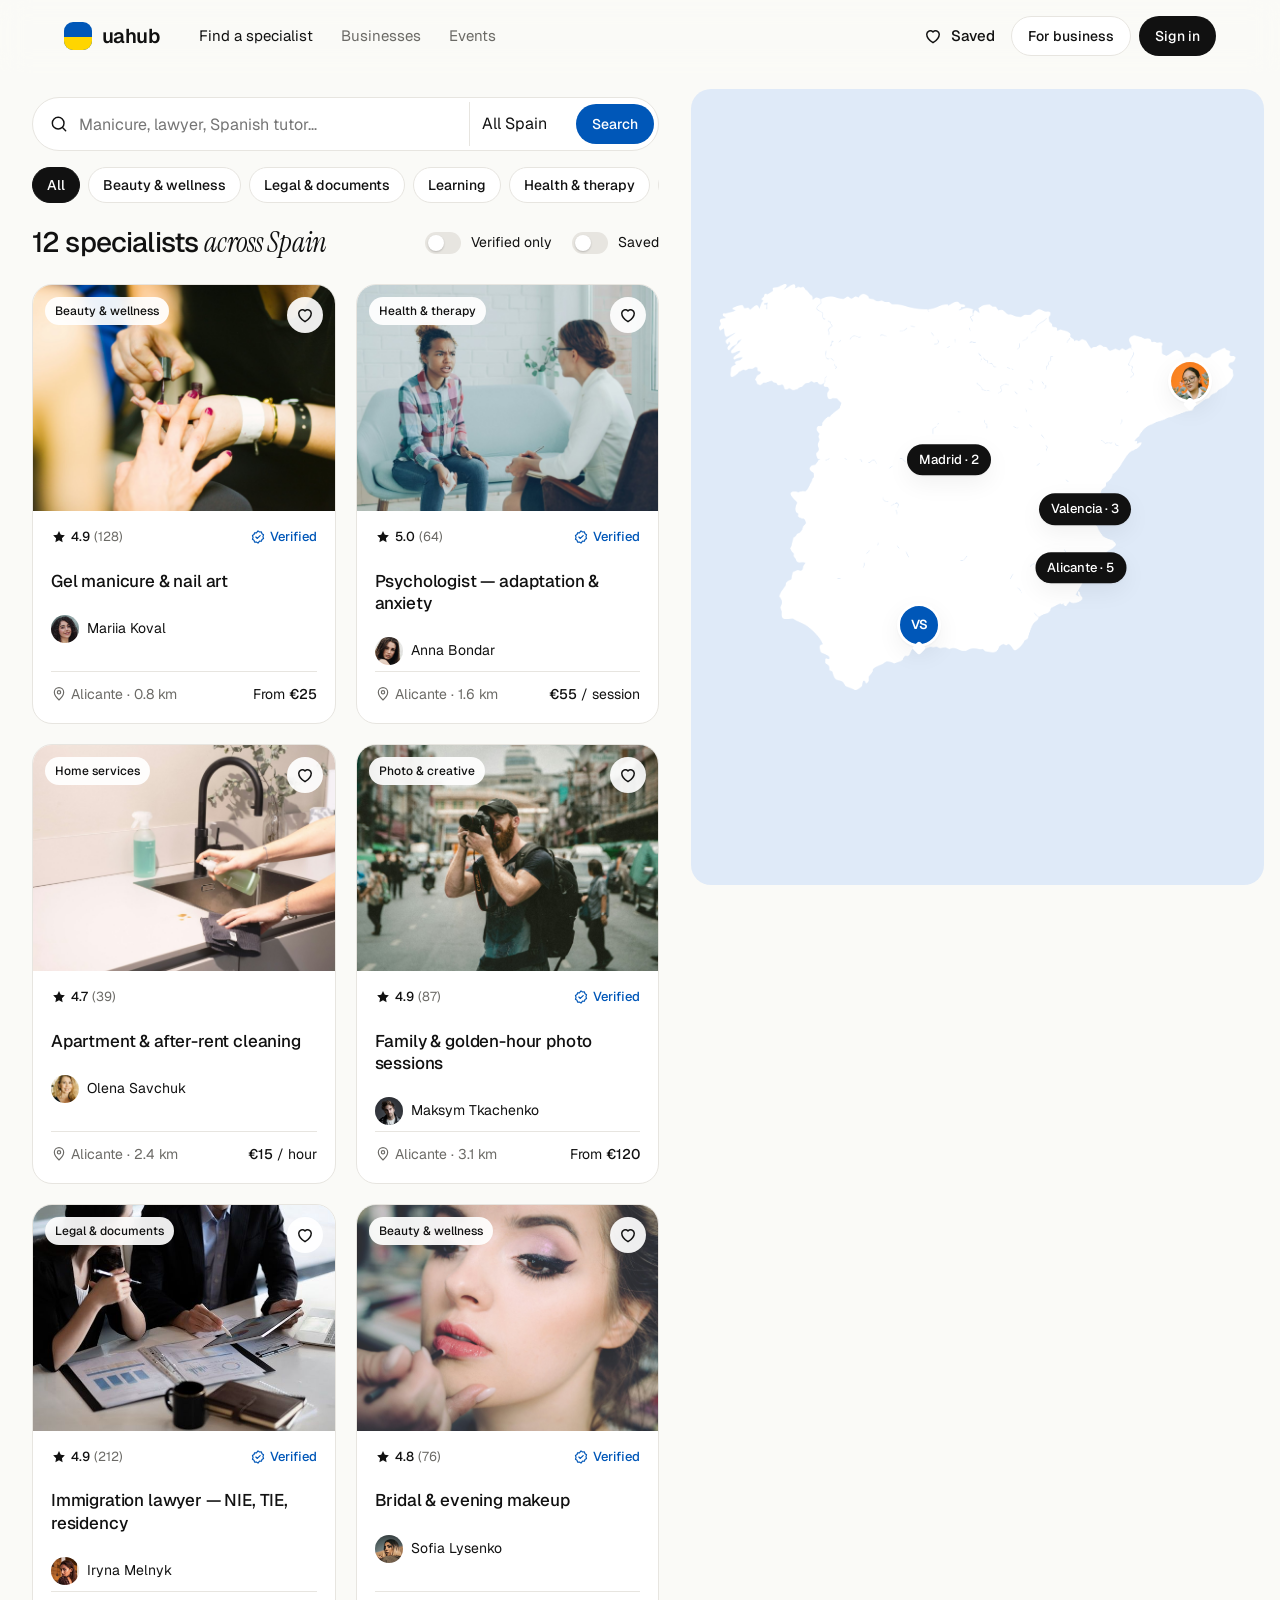
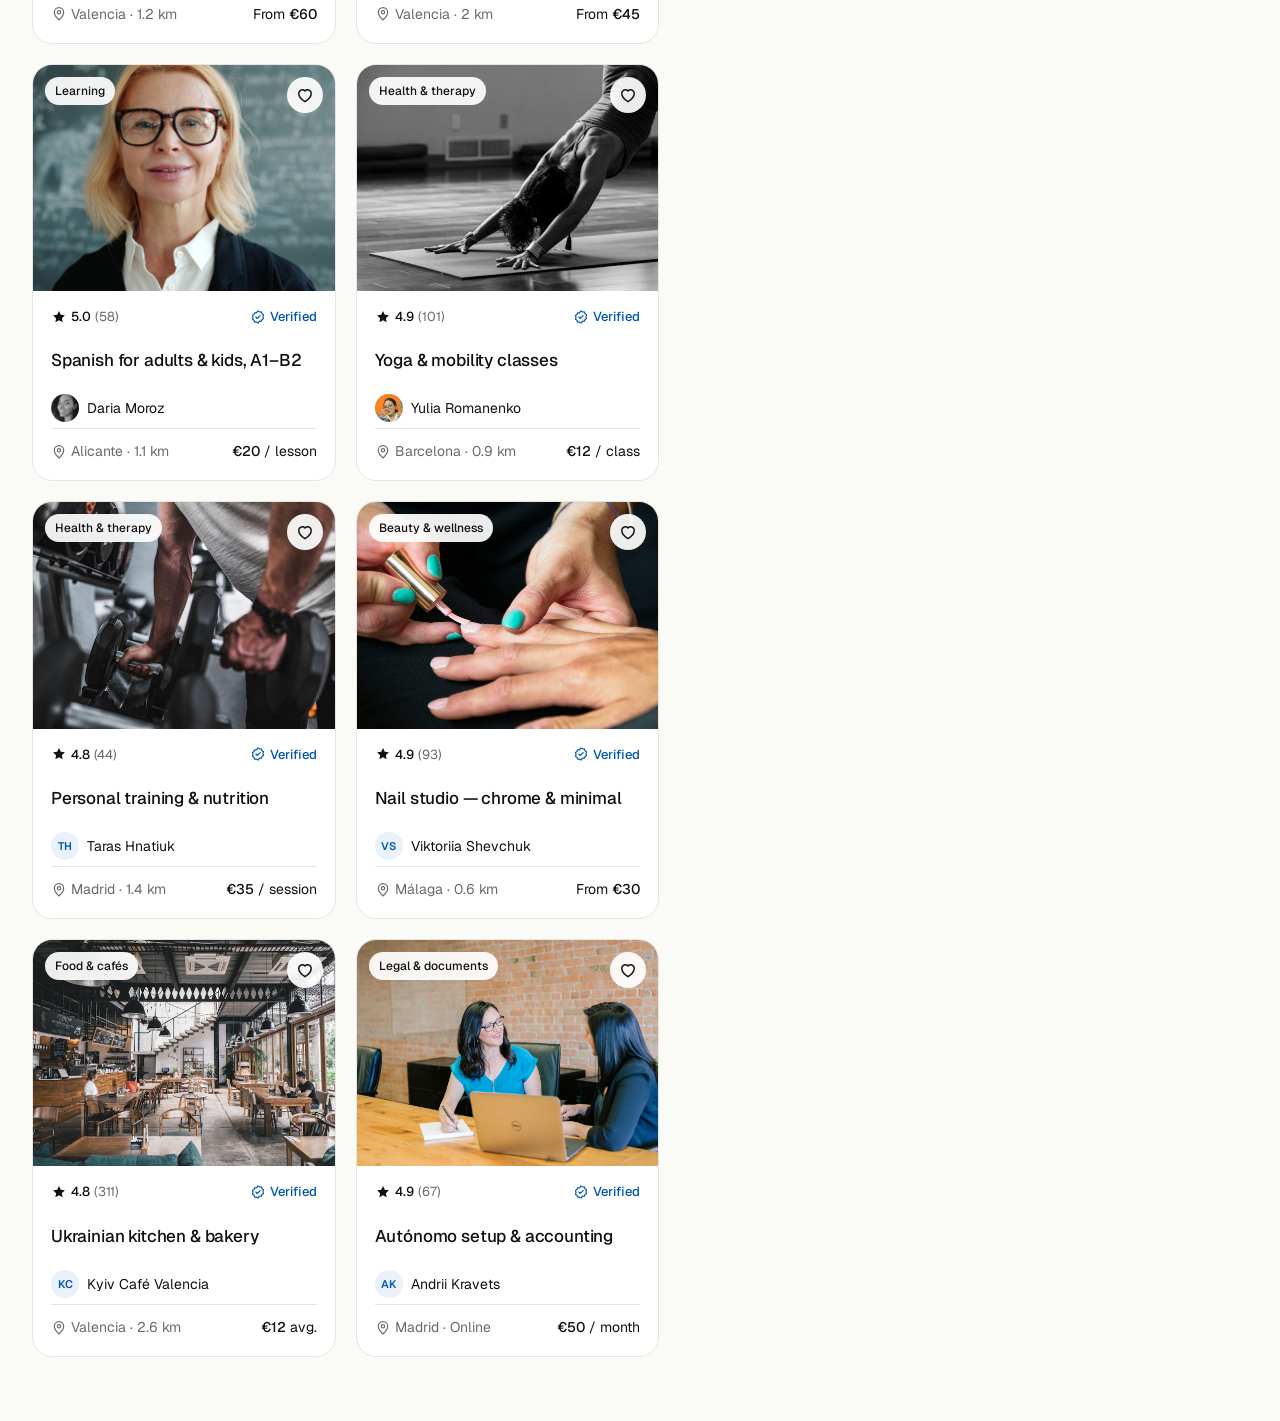
<file: catalog.html>
<!doctype html>
<html lang="en">
<head>
  <meta charset="utf-8">
  <meta name="viewport" content="width=device-width, initial-scale=1">
  <link rel="icon" href="data:image/svg+xml,%3Csvg xmlns='http://www.w3.org/2000/svg' viewBox='0 0 32 32'%3E%3Crect width='32' height='32' rx='9' fill='%230057B8'/%3E%3Cpath d='M0 18h32v5a9 9 0 0 1-9 9H9a9 9 0 0 1-9-9z' fill='%23FFD500'/%3E%3C/svg%3E">
  <link rel="preconnect" href="https://fonts.googleapis.com">
  <link rel="preconnect" href="https://fonts.gstatic.com" crossorigin>
  <link href="https://fonts.googleapis.com/css2?family=Geist:wght@400;500;600&family=Instrument+Serif:ital@1&display=swap" rel="stylesheet">
  <link rel="stylesheet" href="styles.css?v=12">
  <title>Find a specialist · UAHUB</title>
</head>
<body data-page="catalog">
<main class="catalog">
  <section class="catalog-list">
    <form class="catalog-search" id="catalog-search" role="search">
      <span data-icon="search"></span>
      <label class="sr-only" for="q">Search</label>
      <input id="q" placeholder="Manicure, lawyer, Spanish tutor…" autocomplete="off">
      <label class="sr-only" for="city">City</label>
      <select id="city"></select>
      <button class="btn btn-primary btn-sm" type="submit">Search</button>
    </form>
    <div class="filters-row" id="cats" aria-label="Categories"></div>
    <div class="result-bar">
      <h1 id="count" aria-live="polite"></h1>
      <div style="display:flex;gap:20px;flex-wrap:wrap">
        <label class="toggle"><input type="checkbox" id="verified"> Verified only</label>
        <label class="toggle"><input type="checkbox" id="savedOnly"> Saved</label>
      </div>
    </div>
    <div class="grid-cards" id="results"></div>
  </section>
  <aside class="catalog-map" aria-label="Map">
    <div class="map">
      <div class="map-canvas" id="catalog-map">
        <img class="land" src="img/map-spain-white.png" alt="Map of Spain with specialists">
      </div>
    </div>
  </aside>
  <button class="btn btn-dark view-switch" type="button"><span data-icon="map"></span> Show map</button>
</main>
<script src="data.js?v=12"></script>
<script src="app.js?v=12"></script>
</body>
</html>
</file>
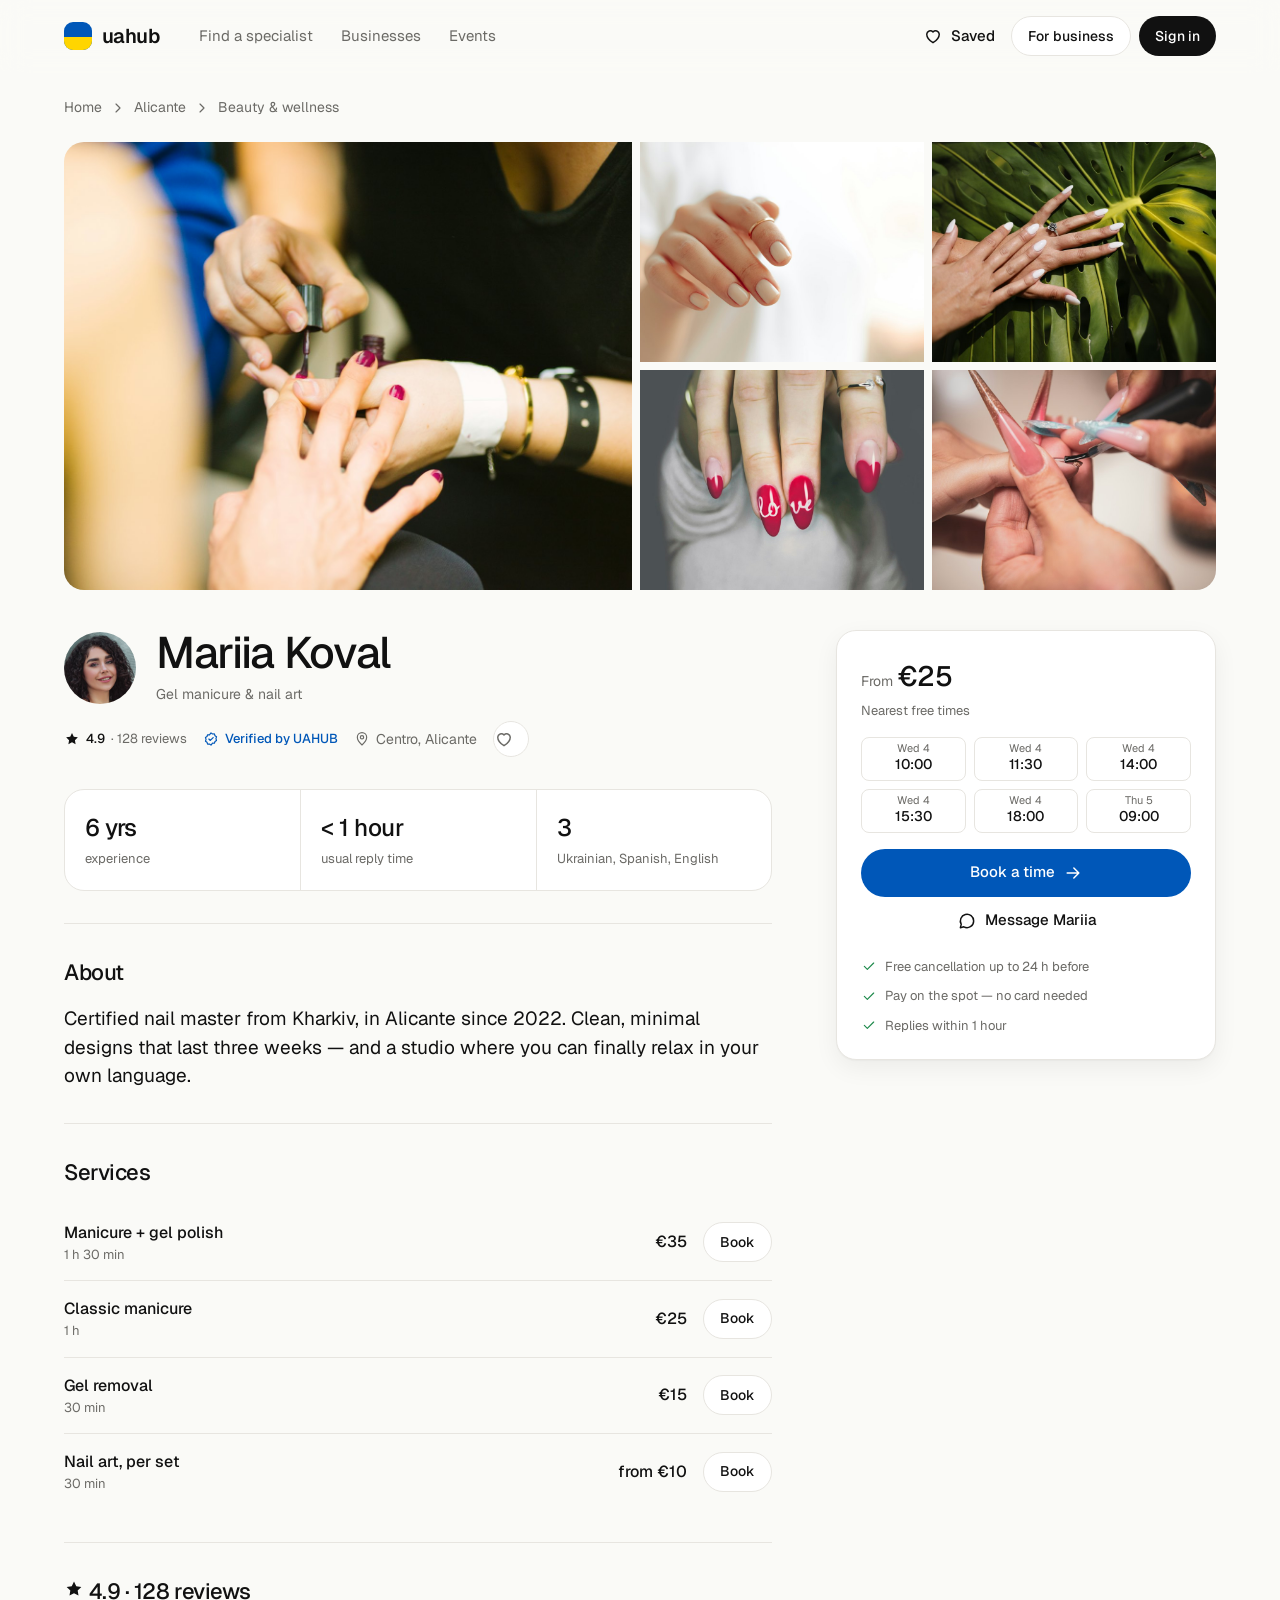
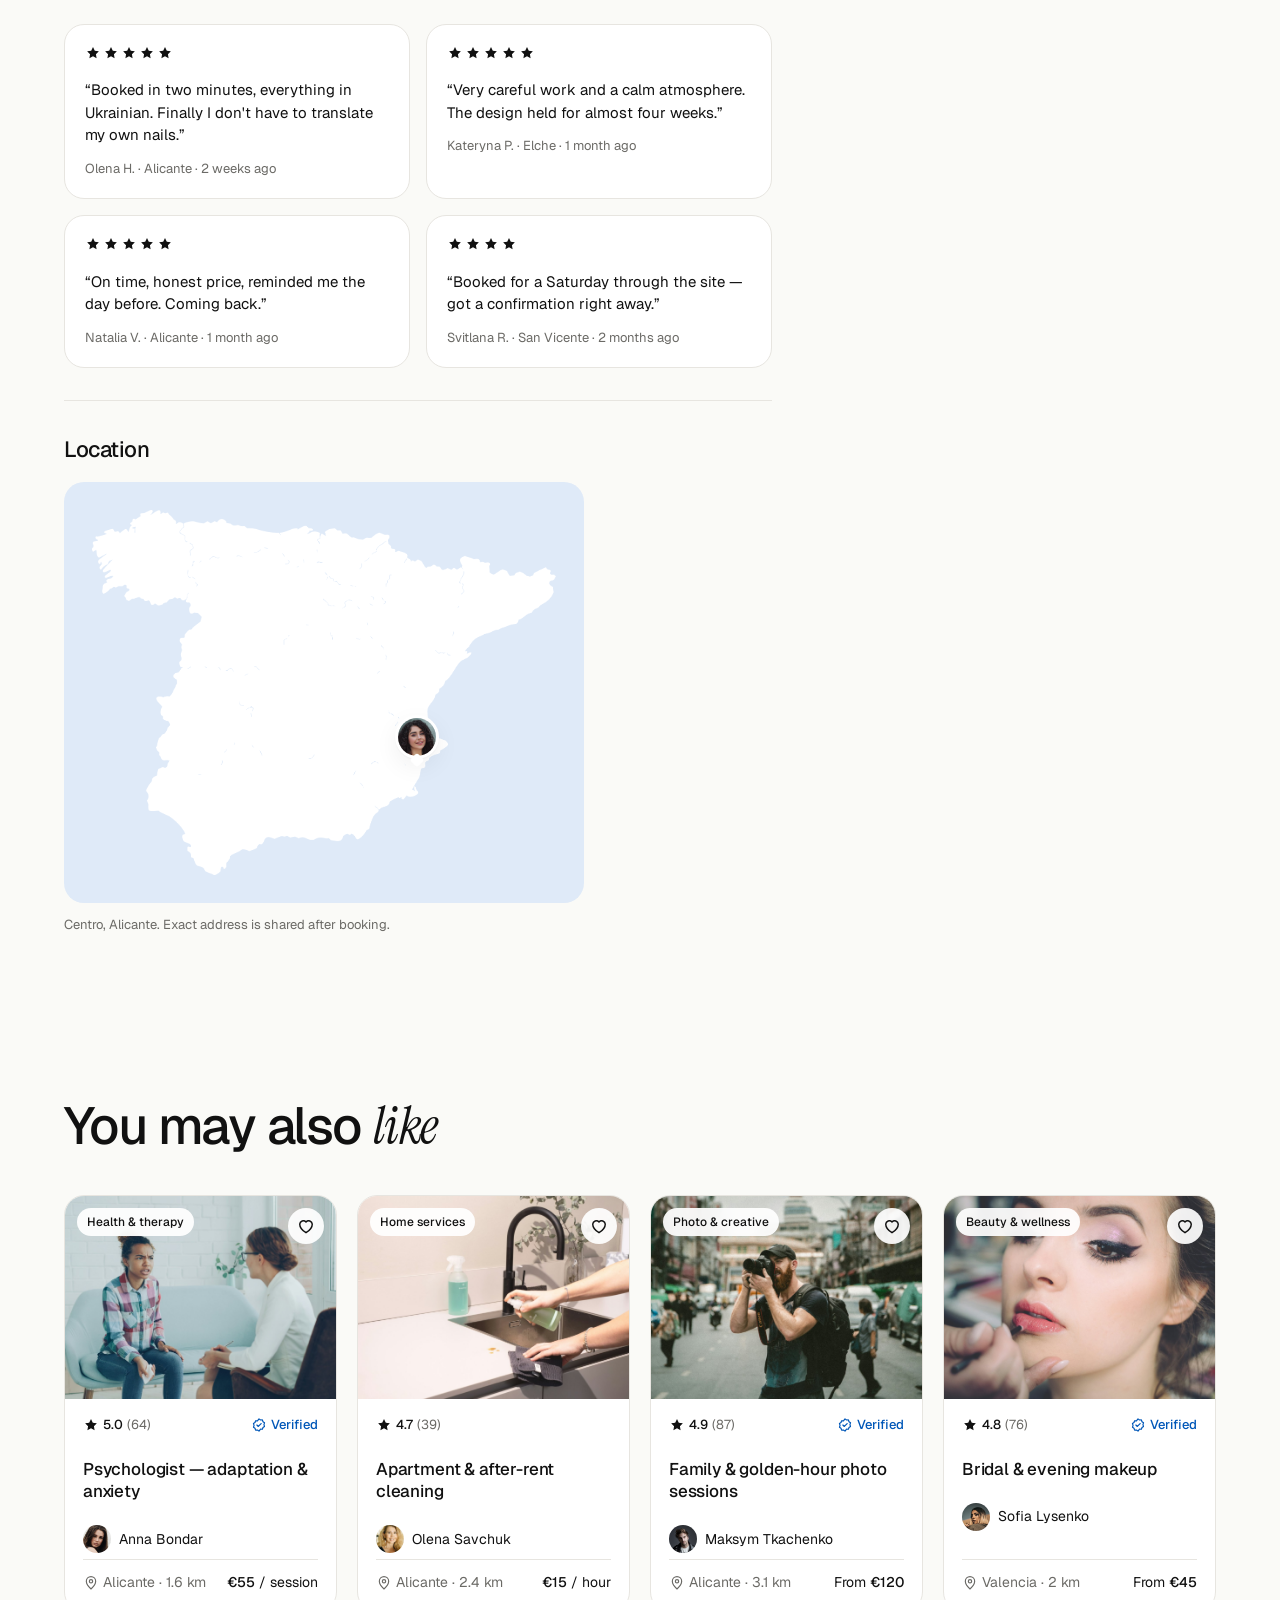
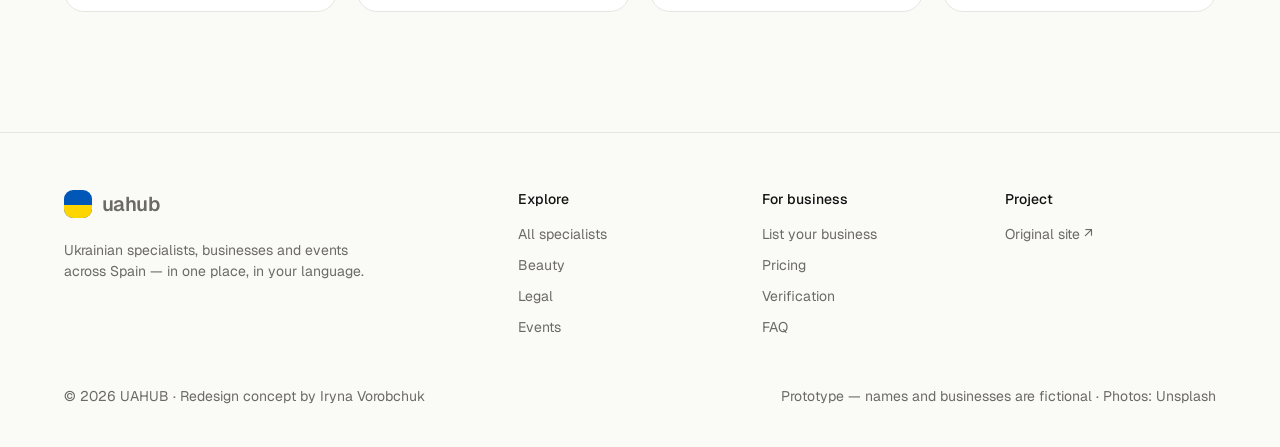
<file: specialist.html>
<!doctype html>
<html lang="en">
<head>
  <meta charset="utf-8">
  <meta name="viewport" content="width=device-width, initial-scale=1">
  <link rel="icon" href="data:image/svg+xml,%3Csvg xmlns='http://www.w3.org/2000/svg' viewBox='0 0 32 32'%3E%3Crect width='32' height='32' rx='9' fill='%230057B8'/%3E%3Cpath d='M0 18h32v5a9 9 0 0 1-9 9H9a9 9 0 0 1-9-9z' fill='%23FFD500'/%3E%3C/svg%3E">
  <link rel="preconnect" href="https://fonts.googleapis.com">
  <link rel="preconnect" href="https://fonts.gstatic.com" crossorigin>
  <link href="https://fonts.googleapis.com/css2?family=Geist:wght@400;500;600&family=Instrument+Serif:ital@1&display=swap" rel="stylesheet">
  <link rel="stylesheet" href="styles.css?v=12">
  <title>Specialist · UAHUB</title>
</head>
<body data-page="specialist">
<main class="wrap" id="profile"></main>
<footer data-footer></footer>

<div class="sheet-backdrop"></div>
<div class="sheet" id="sheet" role="dialog" aria-modal="true" aria-labelledby="sheet-title" aria-hidden="true">
  <div class="sheet-top">
    <div class="sheet-title">
      <button class="icon-btn" data-back aria-label="Back"><span data-icon="back"></span></button>
      <h2 id="sheet-title">Book a visit</h2>
      <button class="icon-btn" data-close aria-label="Close"><span data-icon="close"></span></button>
    </div>
    <div class="progress"></div>
    <p class="step-label"></p>
  </div>
  <div class="sheet-body"></div>
  <div class="sheet-foot">
    <div class="sum"></div>
    <button class="btn btn-primary" data-next>Continue</button>
  </div>
</div>
<script src="data.js?v=12"></script>
<script src="app.js?v=12"></script>
</body>
</html>
</file>
<file: styles.css>
/* UAHUB 2026 — tokens mirror the Figma variables ("UAHUB 2026" collection) */
:root {
  --bg: #FAFAF7;
  --surface: #FFFFFF;
  --ink: #111111;
  --muted: #6B6A66;
  --line: #E7E5E0;
  --accent: #0057B8;
  --accent-hover: #004A9C;
  --accent-soft: #EAF1FB;
  --sun: #FFD500;
  --on-dark: #FFFFFF;
  --success: #1F8A4C;

  --r-sm: 8px;
  --r-md: 12px;
  --r-lg: 20px;
  --r-pill: 999px;

  --s-xs: 8px;
  --s-sm: 12px;
  --s-md: 16px;
  --s-lg: 24px;
  --s-xl: 40px;
  --s-2xl: 80px;
  --s-page: 120px;

  --shadow: 0 1px 2px rgba(17, 17, 17, .04), 0 8px 24px rgba(17, 17, 17, .06);
  --shadow-lg: 0 2px 4px rgba(17, 17, 17, .04), 0 24px 64px rgba(17, 17, 17, .12);

  --font: "Geist", ui-sans-serif, system-ui, -apple-system, "Segoe UI", sans-serif;
  --serif: "Instrument Serif", Georgia, serif;
  --wrap: 1200px;
}

*, *::before, *::after { box-sizing: border-box; }
html { -webkit-text-size-adjust: 100%; scroll-behavior: smooth; }
body {
  margin: 0;
  background: var(--bg);
  color: var(--ink);
  font: 400 16px/1.5 var(--font);
  -webkit-font-smoothing: antialiased;
}
img { display: block; max-width: 100%; }
a { color: inherit; text-decoration: none; }
button, input, select, textarea { font: inherit; color: inherit; }
button { cursor: pointer; background: none; border: 0; padding: 0; }
:focus-visible { outline: 2px solid var(--accent); outline-offset: 2px; border-radius: 6px; }
.sr-only { position: absolute; width: 1px; height: 1px; overflow: hidden; clip: rect(0 0 0 0); white-space: nowrap; }

.wrap { max-width: var(--wrap); margin: 0 auto; padding: 0 var(--s-lg); }
.icon { width: 20px; height: 20px; flex: none; stroke: currentColor; fill: none; stroke-width: 1.75; stroke-linecap: round; stroke-linejoin: round; }
.icon.sm { width: 16px; height: 16px; }
.icon.fill { fill: currentColor; stroke: none; }

/* ---------- Type ---------- */
.display { font-size: clamp(44px, 7vw, 88px); line-height: 1; letter-spacing: -.04em; font-weight: 500; margin: 0; }
.h2 { font-size: clamp(32px, 4.2vw, 52px); line-height: 1.05; letter-spacing: -.03em; font-weight: 500; margin: 0; }
.h3 { font-size: 22px; line-height: 1.25; letter-spacing: -.01em; font-weight: 500; margin: 0; }
.serif { font-family: var(--serif); font-style: italic; font-weight: 400; letter-spacing: -.01em; }
.lead { font-size: 19px; line-height: 1.5; color: var(--muted); margin: 0; }
.muted { color: var(--muted); }
.overline { font-size: 12px; letter-spacing: .08em; text-transform: uppercase; color: var(--muted); font-weight: 500; }
.caption { font-size: 13px; color: var(--muted); }

/* ---------- Buttons & chips ---------- */
.btn {
  display: inline-flex; align-items: center; justify-content: center; gap: 8px;
  height: 48px; padding: 0 22px; border-radius: var(--r-pill);
  font-weight: 500; font-size: 15px; white-space: nowrap;
  transition: background .15s, color .15s, border-color .15s, transform .15s;
}
.btn:active { transform: scale(.98); }
.btn-primary { background: var(--accent); color: #fff; }
.btn-primary:hover { background: var(--accent-hover); }
.btn-dark { background: var(--ink); color: #fff; }
.btn-dark:hover { background: #2A2A2A; }
.btn-secondary { background: var(--surface); border: 1px solid var(--line); }
.btn-secondary:hover { border-color: var(--ink); }
.btn-ghost { padding: 0 8px; height: 40px; }
.btn-ghost:hover { color: var(--accent); }
.btn-light { background: #fff; color: var(--ink); }
.btn-outline-light { border: 1px solid rgba(255,255,255,.3); color: #fff; }
.btn-outline-light:hover { border-color: #fff; }
.btn-sm { height: 40px; padding: 0 16px; font-size: 14px; }
.btn-block { width: 100%; }
.btn[disabled] { opacity: .35; pointer-events: none; }

.chips { display: flex; gap: 8px; flex-wrap: wrap; }
.chip {
  display: inline-flex; align-items: center; gap: 6px;
  height: 36px; padding: 0 14px; border-radius: var(--r-pill);
  background: var(--surface); border: 1px solid var(--line); font-size: 14px; font-weight: 500;
  transition: border-color .15s, background .15s;
}
.chip:hover { border-color: var(--ink); }
.chip[aria-pressed="true"], .chip.is-on { background: var(--ink); border-color: var(--ink); color: #fff; }

.badge { display: inline-flex; align-items: center; gap: 4px; font-size: 13px; font-weight: 500; }
.badge-verified { color: var(--accent); }
.pill-tag { display: inline-flex; align-items: center; gap: 6px; height: 28px; padding: 0 10px; border-radius: var(--r-pill); background: rgba(255,255,255,.92); backdrop-filter: blur(8px); font-size: 12px; font-weight: 500; }

/* ---------- Nav ---------- */
.nav { position: sticky; top: 0; z-index: 50; background: rgba(250,250,247,.82); backdrop-filter: saturate(1.4) blur(14px); border-bottom: 1px solid transparent; transition: border-color .2s; }
.nav.is-scrolled { border-bottom-color: var(--line); }
.nav-inner { display: flex; align-items: center; gap: var(--s-xl); height: 72px; }
.logo { display: inline-flex; align-items: center; gap: 10px; font-weight: 600; font-size: 20px; letter-spacing: -.03em; }
.logo-mark { width: 28px; height: 28px; border-radius: 9px; background: var(--accent); position: relative; overflow: hidden; }
.logo-mark::after { content: ""; position: absolute; left: 0; right: 0; bottom: 0; height: 45%; background: var(--sun); }
.nav-links { display: flex; gap: 28px; font-size: 15px; color: var(--muted); }
.nav-links a:hover, .nav-links a[aria-current="page"] { color: var(--ink); }
.nav-actions { margin-left: auto; display: flex; align-items: center; gap: 8px; }
.nav-burger { display: none; width: 44px; height: 44px; align-items: center; justify-content: center; border-radius: var(--r-pill); border: 1px solid var(--line); background: var(--surface); }
.saved-count { min-width: 20px; height: 20px; padding: 0 6px; border-radius: 99px; background: var(--accent); color: #fff; font-size: 12px; display: inline-grid; place-items: center; }
.saved-count:empty { display: none; }

.mobile-menu { display: none; }
@media (max-width: 860px) {
  .nav-links, .nav-actions .hide-m { display: none; }
  .nav-burger { display: inline-flex; }
  .mobile-menu.is-open { display: block; position: fixed; inset: 72px 0 0; background: var(--bg); padding: var(--s-lg); z-index: 49; }
  .mobile-menu a { display: block; padding: 16px 0; font-size: 22px; border-bottom: 1px solid var(--line); }
}

/* ---------- Hero ---------- */
.hero { position: relative; z-index: 2; padding: 72px 0 56px; text-align: center; overflow-x: clip; overflow-y: visible; }
.hero .glow { position: absolute; border-radius: 50%; filter: blur(90px); opacity: .5; pointer-events: none; z-index: -1; }
.hero .glow.blue { width: 560px; height: 420px; background: #BFD6F5; left: 50%; top: 20px; transform: translateX(-80%); }
.hero .glow.yellow { width: 420px; height: 320px; background: #FFF0A8; left: 50%; top: 120px; transform: translateX(10%); }
.eyebrow { display: inline-flex; align-items: center; gap: 8px; height: 34px; padding: 0 14px 0 6px; border-radius: var(--r-pill); background: var(--surface); border: 1px solid var(--line); font-size: 14px; color: var(--muted); }
.eyebrow b { background: var(--accent-soft); color: var(--accent); font-weight: 500; border-radius: 99px; padding: 3px 9px; font-size: 12px; }
.hero h1 { margin-top: var(--s-lg); }
.hero .lead { max-width: 560px; margin: var(--s-lg) auto 0; }

.search {
  display: flex; align-items: center; gap: 4px; max-width: 720px; margin: var(--s-xl) auto 0;
  background: var(--surface); border: 1px solid var(--line); border-radius: var(--r-pill); padding: 6px; box-shadow: var(--shadow);
}
.search label { display: flex; align-items: center; gap: 10px; flex: 1; min-width: 0; padding: 0 14px; height: 52px; color: var(--muted); }
.search label + label { border-left: 1px solid var(--line); flex: .6; }
.search input, .search select { border: 0; background: transparent; outline: 0; width: 100%; color: var(--ink); font-size: 16px; min-width: 0; }
.search select { appearance: none; cursor: pointer; }
.search .btn { height: 52px; }
.popular { margin-top: var(--s-md); display: flex; gap: 8px; justify-content: center; flex-wrap: wrap; align-items: center; font-size: 14px; }

.hero-people { position: relative; height: 0; }
.float-person { position: absolute; z-index: 2; display: flex; flex-direction: column; padding: 6px 14px 6px 6px; background: var(--surface); border: 1px solid var(--line); border-radius: 30px; box-shadow: var(--shadow); text-align: left; color: var(--ink); animation: bob 6s ease-in-out infinite; transition: border-radius .35s, box-shadow .35s, padding .35s; }
.float-person .fp-head { display: flex; align-items: center; gap: 10px; }
.float-person .fp-avatar { width: 44px; height: 44px; border-radius: 50%; object-fit: cover; flex: none; transition: width .35s, height .35s; }
.float-person b { display: block; font-size: 14px; font-weight: 500; white-space: nowrap; }
.float-person .fp-last { font-style: normal; display: none; }
.float-person .fp-sub { font-size: 12px; color: var(--muted); white-space: nowrap; }
.fp-more { display: grid; grid-template-rows: 0fr; max-width: 0; opacity: 0; transition: grid-template-rows .35s, max-width .35s, opacity .2s; }
.fp-inner { min-height: 0; overflow: hidden; width: 264px; display: flex; flex-direction: column; gap: 12px; }
.fp-title { display: block; padding-top: 14px; font-size: 15px; line-height: 1.35; font-weight: 500; }
.fp-meta { display: flex; align-items: center; gap: 12px; }
.fp-services { display: grid; gap: 6px; padding: 12px 0; border-top: 1px solid var(--line); border-bottom: 1px solid var(--line); font-size: 13px; }
.fp-services > span { display: flex; justify-content: space-between; gap: 12px; }
.fp-services > span > span { color: var(--muted); overflow: hidden; text-overflow: ellipsis; white-space: nowrap; }
.fp-services b { font-size: 13px; white-space: nowrap; }
.fp-foot { display: flex; justify-content: space-between; align-items: center; gap: 8px; font-size: 12px; padding-bottom: 6px; }
.fp-cta { display: inline-flex; align-items: center; gap: 4px; height: 32px; padding: 0 12px; border-radius: var(--r-pill); background: var(--ink); color: #fff; font-size: 13px; font-weight: 500; white-space: nowrap; }
.fp-cta .icon { transition: transform .2s; }
.float-person { translate: var(--mx, 0) var(--my, 0); transition: border-radius .35s, box-shadow .35s, padding .35s, translate .6s cubic-bezier(.2,.8,.2,1); }
.float-person:hover, .float-person:focus-visible { z-index: 5; animation-play-state: paused; border-radius: var(--r-lg); padding: 12px 16px 12px 12px; box-shadow: var(--shadow-lg); outline: none; }
.float-person:focus-visible { border-color: var(--accent); }
.float-person:hover .fp-more, .float-person:focus-visible .fp-more { grid-template-rows: 1fr; max-width: 280px; opacity: 1; transition: grid-template-rows .35s, max-width .35s, opacity .3s .1s; }
.float-person:hover .fp-last, .float-person:focus-visible .fp-last { display: inline; }
.float-person:hover .fp-avatar, .float-person:focus-visible .fp-avatar { width: 52px; height: 52px; }
.float-person:hover .fp-cta .icon { transform: translateX(3px); }
.float-person:nth-child(2) { animation-delay: -1.5s; }
.float-person:nth-child(3) { animation-delay: -3s; }
.float-person:nth-child(4) { animation-delay: -4.5s; }
@keyframes bob { 50% { transform: translateY(-8px); } }
@media (prefers-reduced-motion: reduce) { .float-person { animation: none; } html { scroll-behavior: auto; } }
@media (max-width: 1180px) { .hero-people { display: none; } }

/* ---------- Stats ---------- */
.stats { display: grid; grid-template-columns: repeat(4, 1fr); border-top: 1px solid var(--line); border-bottom: 1px solid var(--line); }
.stat { padding: 32px 24px; }
.stat + .stat { border-left: 1px solid var(--line); }
.stat b { display: block; font-size: 44px; font-weight: 500; letter-spacing: -.04em; line-height: 1; }
.stat span { display: block; margin-top: 8px; color: var(--muted); font-size: 15px; }
@media (max-width: 760px) {
  .stats { grid-template-columns: 1fr 1fr; }
  .stat:nth-child(3) { border-left: 0; }
  .stat:nth-child(n+3) { border-top: 1px solid var(--line); }
  .stat b { font-size: 34px; }
}

/* ---------- Sections ---------- */
.section { padding: var(--s-page) 0 0; }
.section-head { display: flex; align-items: flex-end; justify-content: space-between; gap: var(--s-lg); margin-bottom: var(--s-xl); flex-wrap: wrap; }
.section-head p { margin: 12px 0 0; }
@media (max-width: 760px) { .section { padding-top: 80px; } }

/* Bento */
.bento { display: grid; grid-template-columns: 1.3fr 1fr 1fr; grid-template-rows: 260px 260px; gap: 16px; }
.tile { position: relative; border-radius: var(--r-lg); overflow: hidden; background: var(--surface); border: 1px solid var(--line); display: flex; flex-direction: column; justify-content: flex-end; padding: 24px; isolation: isolate; }
.tile img { position: absolute; inset: 0; width: 100%; height: 100%; object-fit: cover; z-index: -2; transition: transform .6s cubic-bezier(.2,.7,.2,1); }
.tile:hover img { transform: scale(1.04); }
.tile.photo { color: #fff; border: 0; }
.tile.photo::before { content: ""; position: absolute; inset: 0; z-index: -1; background: linear-gradient(180deg, rgba(0,0,0,0) 35%, rgba(0,0,0,.62)); }
.tile .h3 { font-size: 24px; }
.tile .count { font-size: 14px; opacity: .8; margin-top: 4px; }
.tile.big { grid-row: span 2; }
.tile.big .h3 { font-size: 32px; }
.tile .go { position: absolute; top: 20px; right: 20px; width: 40px; height: 40px; border-radius: 50%; background: rgba(255,255,255,.92); color: var(--ink); display: grid; place-items: center; transition: transform .2s; }
.tile:hover .go { transform: rotate(-45deg); }
.tile.all { background: var(--accent-soft); border-color: transparent; color: var(--accent); }
.tile.all .go { background: var(--accent); color: #fff; }
.tile.all ul { list-style: none; margin: 0 0 16px; padding: 0; display: flex; flex-wrap: wrap; gap: 6px; }
.tile.all li { font-size: 13px; background: #fff; border-radius: 99px; padding: 4px 10px; color: var(--ink); }
@media (max-width: 900px) {
  .bento { grid-template-columns: 1fr 1fr; grid-template-rows: auto; grid-auto-rows: 200px; }
  .tile.big { grid-row: span 1; grid-column: span 2; height: 280px; }
}
@media (max-width: 520px) {
  .bento { grid-template-columns: 1fr; }
  .tile.big { grid-column: auto; }
}

/* ---------- Specialist card ---------- */
.grid-cards { display: grid; grid-template-columns: repeat(4, 1fr); gap: 20px; }
@media (max-width: 1080px) { .grid-cards { grid-template-columns: repeat(2, 1fr); } }
@media (max-width: 560px) { .grid-cards { grid-template-columns: 1fr; } }
.card { position: relative; display: flex; flex-direction: column; background: var(--surface); border: 1px solid var(--line); border-radius: var(--r-lg); overflow: hidden; transition: box-shadow .2s, transform .2s, border-color .2s; }
.card:hover, .card.is-hot { box-shadow: var(--shadow-lg); transform: translateY(-2px); border-color: transparent; }
.card-media { position: relative; aspect-ratio: 4 / 3; background: var(--line); overflow: hidden; }
.card-media img { width: 100%; height: 100%; object-fit: cover; }
.card-media .pill-tag { position: absolute; left: 12px; top: 12px; }
.heart { position: absolute; right: 12px; top: 12px; z-index: 2; width: 36px; height: 36px; border-radius: 50%; background: rgba(255,255,255,.92); display: grid; place-items: center; transition: transform .15s; }
.heart:hover { transform: scale(1.08); }
.heart[aria-pressed="true"] { color: #E0245E; }
.heart[aria-pressed="true"] .icon { fill: currentColor; }
.card-body { padding: 16px 18px 18px; display: flex; flex-direction: column; gap: 6px; flex: 1; }
.card-row { display: flex; align-items: center; justify-content: space-between; gap: 8px; font-size: 13px; color: var(--muted); }
.rating { display: inline-flex; align-items: center; gap: 4px; color: var(--ink); font-weight: 500; font-size: 13px; }
.rating .icon { color: var(--ink); }
.rating span { color: var(--muted); font-weight: 400; }
.card-title { font-size: 17px; font-weight: 500; line-height: 1.3; letter-spacing: -.01em; }
.card-title a::after { content: ""; position: absolute; inset: 0; }
.person { display: flex; align-items: center; gap: 8px; font-size: 14px; }
.avatar { width: 28px; height: 28px; border-radius: 50%; object-fit: cover; flex: none; background: var(--accent-soft); color: var(--accent); display: inline-grid; place-items: center; font-size: 11px; font-weight: 600; }
.card-foot { margin-top: auto; padding-top: 12px; border-top: 1px solid var(--line); display: flex; justify-content: space-between; align-items: center; gap: 8px; font-size: 14px; white-space: nowrap; }
.card-foot .muted { display: inline-flex; align-items: center; gap: 4px; overflow: hidden; text-overflow: ellipsis; }
.card-foot b { font-weight: 500; }

/* ---------- Map teaser / map ---------- */
.split { display: grid; grid-template-columns: 1fr 1.15fr; gap: var(--s-2xl); align-items: center; }
@media (max-width: 900px) { .split { grid-template-columns: 1fr; gap: var(--s-xl); } }
.checks { list-style: none; padding: 0; margin: var(--s-lg) 0 var(--s-xl); display: grid; gap: 14px; }
.checks li { display: flex; gap: 12px; align-items: flex-start; }
.checks .icon { color: var(--accent); margin-top: 2px; }

.map { position: relative; background: #DFEAF8; border-radius: var(--r-lg); overflow: hidden; padding: 28px; }
.map-canvas { position: relative; margin: 0 auto; aspect-ratio: 1263 / 993; transition: transform .5s cubic-bezier(.2,.8,.2,1); }
.map-canvas > img.land { position: absolute; inset: 0; width: 100%; height: 100%; }
.pin { position: absolute; transform: translate(-50%, -100%) scale(var(--pk, 1)); transform-origin: 50% 100%; display: flex; flex-direction: column; align-items: center; z-index: 1; transition: transform .2s; }
.pin:hover, .pin.is-hot { transform: translate(-50%, -100%) scale(calc(var(--pk, 1) * 1.12)); z-index: 3; }
.pin .face { width: 44px; height: 44px; border-radius: 50%; border: 3px solid #fff; box-shadow: var(--shadow); object-fit: cover; background: var(--accent); color: #fff; display: grid; place-items: center; font-size: 13px; font-weight: 600; }
.pin.is-hot .face { border-color: var(--accent); }
.pin::after { content: ""; width: 10px; height: 10px; margin-top: -4px; background: #fff; transform: rotate(45deg); border-radius: 2px; }
.city-dot { position: absolute; transform: translate(-50%, -50%); display: flex; align-items: center; gap: 6px; font-size: 12px; font-weight: 500; color: var(--accent); white-space: nowrap; }
.city-dot i { width: 8px; height: 8px; border-radius: 50%; background: var(--accent); box-shadow: 0 0 0 4px rgba(0,87,184,.15); }
.city-count { position: absolute; transform: translate(-50%, -50%); background: var(--ink); color: #fff; border-radius: 99px; padding: 6px 12px; font-size: 13px; font-weight: 500; white-space: nowrap; box-shadow: var(--shadow); }
.city-count:hover { background: var(--accent); }
.map-float { position: absolute; left: 20px; bottom: 20px; background: #fff; border-radius: var(--r-md); padding: 12px 16px; box-shadow: var(--shadow-lg); display: flex; align-items: center; gap: 12px; font-size: 14px; }
.map-float .stack { display: flex; }
.map-float .stack img { width: 28px; height: 28px; border-radius: 50%; border: 2px solid #fff; margin-left: -8px; object-fit: cover; }
.map-float .stack img:first-child { margin-left: 0; }

/* ---------- Event ---------- */
.event { position: relative; border-radius: var(--r-lg); overflow: hidden; min-height: 520px; display: flex; align-items: flex-end; padding: 32px; }
.event > img { position: absolute; inset: 0; width: 100%; height: 100%; object-fit: cover; }
.event-card { position: relative; background: #fff; border-radius: var(--r-lg); padding: 28px; max-width: 440px; box-shadow: var(--shadow-lg); }
.event-card .date { color: var(--accent); font-weight: 500; font-size: 13px; letter-spacing: .06em; }
.event-card h3 { font-size: 32px; letter-spacing: -.03em; font-weight: 500; margin: 8px 0 12px; line-height: 1.1; }
.going { display: flex; align-items: center; gap: 10px; margin: 20px 0; font-size: 14px; color: var(--muted); }
@media (max-width: 600px) { .event { padding: 12px; min-height: 560px; } .event-card { padding: 22px; } }

/* ---------- Quote ---------- */
.quote { text-align: center; max-width: 900px; margin: 0 auto; }
.quote blockquote { margin: 0; font-family: var(--serif); font-style: italic; font-size: clamp(30px, 4vw, 48px); line-height: 1.15; letter-spacing: -.01em; }
.quote figcaption { margin-top: var(--s-lg); display: inline-flex; align-items: center; gap: 12px; text-align: left; font-size: 15px; }
.quote figcaption img { width: 48px; height: 48px; border-radius: 50%; object-fit: cover; }

/* ---------- Business CTA ---------- */
.biz { background: var(--ink); color: #fff; border-radius: 28px; padding: 64px; display: grid; grid-template-columns: 1.1fr 1fr; gap: 48px; align-items: center; overflow: hidden; }
.biz .lead { color: rgba(255,255,255,.65); margin-top: 20px; }
.biz-media { position: relative; }
.biz-media img { border-radius: var(--r-lg); width: 100%; aspect-ratio: 4/3; object-fit: cover; }
.biz-badge { position: absolute; left: -20px; bottom: 24px; background: #fff; color: var(--ink); border-radius: var(--r-md); padding: 14px 18px; box-shadow: var(--shadow-lg); font-size: 14px; }
.biz-badge b { display: block; font-size: 22px; letter-spacing: -.02em; color: var(--success); font-weight: 600; }
@media (max-width: 900px) { .biz { grid-template-columns: 1fr; padding: 32px 24px; } .biz-badge { left: 12px; } }

/* ---------- Footer ---------- */
.footer { margin-top: var(--s-page); border-top: 1px solid var(--line); padding: 56px 0 40px; font-size: 14px; color: var(--muted); }
.footer-grid { display: grid; grid-template-columns: 2fr repeat(3, 1fr); gap: 32px; }
.footer h4 { margin: 0 0 14px; color: var(--ink); font-size: 14px; font-weight: 500; }
.footer ul { list-style: none; padding: 0; margin: 0; display: grid; gap: 10px; }
.footer a:hover { color: var(--ink); }
.footer-bottom { margin-top: 48px; display: flex; justify-content: space-between; gap: 16px; flex-wrap: wrap; }
@media (max-width: 760px) { .footer-grid { grid-template-columns: 1fr 1fr; } .footer-grid > :first-child { grid-column: span 2; } }

/* ---------- Catalog ---------- */
.catalog { display: grid; grid-template-columns: minmax(0, 1fr) 46%; min-height: calc(100vh - 72px); }
.catalog-list { padding: 24px 32px 64px; }
.catalog-map { position: sticky; top: 72px; height: calc(100vh - 72px); padding: 16px 16px 16px 0; }
.catalog-map .map { height: 100%; display: flex; align-items: center; justify-content: center; }
.catalog-map .map-canvas { width: min(100%, calc((100vh - 140px) * 1.272)); }
.catalog-search { display: flex; gap: 8px; align-items: center; background: var(--surface); border: 1px solid var(--line); border-radius: var(--r-pill); padding: 4px 4px 4px 16px; }
.catalog-search input, .catalog-search select { border: 0; outline: 0; background: transparent; height: 44px; min-width: 0; }
.catalog-search input { flex: 1; }
.catalog-search select { border-left: 1px solid var(--line); padding: 0 12px; appearance: none; cursor: pointer; }
.filters-row { display: flex; gap: 8px; margin: 16px 0; overflow-x: auto; scrollbar-width: none; padding-bottom: 2px; }
.filters-row::-webkit-scrollbar { display: none; }
.filters-row .chip { flex: none; }
.result-bar { display: flex; justify-content: space-between; align-items: center; margin: 8px 0 20px; gap: 12px; flex-wrap: wrap; }
.result-bar h1 { font-size: 28px; letter-spacing: -.03em; font-weight: 500; margin: 0; }
.toggle { display: inline-flex; align-items: center; gap: 10px; font-size: 14px; cursor: pointer; user-select: none; }
.toggle input { appearance: none; width: 36px; height: 22px; border-radius: 99px; background: var(--line); position: relative; cursor: pointer; transition: background .15s; margin: 0; }
.toggle input::after { content: ""; position: absolute; top: 3px; left: 3px; width: 16px; height: 16px; border-radius: 50%; background: #fff; transition: transform .15s; box-shadow: 0 1px 2px rgba(0,0,0,.2); }
.toggle input:checked { background: var(--accent); }
.toggle input:checked::after { transform: translateX(14px); }
.catalog .grid-cards { grid-template-columns: repeat(2, 1fr); }
.empty { text-align: center; padding: 64px 24px; border: 1px dashed var(--line); border-radius: var(--r-lg); }
.view-switch { display: none; }
@media (min-width: 1500px) { .catalog .grid-cards { grid-template-columns: repeat(3, 1fr); } }
@media (max-width: 960px) {
  .catalog { grid-template-columns: minmax(0, 1fr); }
  .catalog-list { padding: 16px; }
  .catalog-map { display: none; position: fixed; inset: 72px 0 0; height: auto; padding: 0; z-index: 30; background: var(--bg); }
  .catalog-map .map { border-radius: 0; }
  .catalog-map .map-canvas { width: 100%; }
  body.show-map .catalog-map { display: block; }
  .view-switch { display: inline-flex; position: fixed; left: 50%; bottom: 24px; transform: translateX(-50%); z-index: 40; box-shadow: var(--shadow-lg); }
}
@media (max-width: 560px) { .catalog .grid-cards { grid-template-columns: 1fr; } }

/* ---------- Specialist page ---------- */
.crumbs { display: flex; gap: 8px; align-items: center; font-size: 14px; color: var(--muted); padding: 24px 0; flex-wrap: wrap; }
.crumbs a:hover { color: var(--ink); }
.gallery { display: grid; grid-template-columns: 2fr 1fr 1fr; grid-template-rows: 220px 220px; gap: 8px; border-radius: var(--r-lg); overflow: hidden; }
.gallery img { width: 100%; height: 100%; object-fit: cover; }
.gallery img:first-child { grid-row: span 2; }
@media (max-width: 760px) { .gallery { grid-template-columns: 1fr 1fr; grid-template-rows: 260px 140px; } .gallery img:first-child { grid-column: span 2; grid-row: auto; } .gallery img:nth-child(n+4) { display: none; } }

.profile { display: grid; grid-template-columns: minmax(0, 1fr) 380px; gap: 64px; margin-top: 40px; align-items: start; }
@media (max-width: 960px) { .profile { grid-template-columns: 1fr; gap: 32px; } }
.profile-head { display: flex; gap: 20px; align-items: center; }
.profile-head .avatar { width: 72px; height: 72px; font-size: 22px; }
.profile-head h1 { font-size: clamp(30px, 4vw, 44px); letter-spacing: -.03em; font-weight: 500; margin: 0; line-height: 1.05; }
.meta { display: flex; gap: 16px; flex-wrap: wrap; font-size: 14px; color: var(--muted); margin-top: 8px; align-items: center; }
.meta > * { display: inline-flex; align-items: center; gap: 6px; }
.facts { display: grid; grid-template-columns: repeat(3, 1fr); border: 1px solid var(--line); border-radius: var(--r-lg); margin: 32px 0; background: var(--surface); }
.facts div { padding: 20px; }
.facts div + div { border-left: 1px solid var(--line); }
.facts b { display: block; font-size: 24px; font-weight: 500; letter-spacing: -.02em; }
.facts span { font-size: 13px; color: var(--muted); }
.block { padding: 32px 0; border-top: 1px solid var(--line); }
.block h2 { font-size: 22px; font-weight: 500; letter-spacing: -.02em; margin: 0 0 16px; }
.services { display: grid; gap: 0; }
.service { display: flex; align-items: center; gap: 16px; padding: 16px 0; border-bottom: 1px solid var(--line); }
.service:last-child { border-bottom: 0; }
.service div { flex: 1; }
.service b { font-weight: 500; }
.service small { display: block; color: var(--muted); font-size: 13px; }
.service .price { font-weight: 500; }
.reviews { display: grid; grid-template-columns: 1fr 1fr; gap: 16px; }
@media (max-width: 600px) { .reviews { grid-template-columns: 1fr; } .facts b { font-size: 20px; } .facts div { padding: 14px; } }
.review { background: var(--surface); border: 1px solid var(--line); border-radius: var(--r-lg); padding: 20px; font-size: 15px; }
.review p { margin: 12px 0 0; }
.stars { display: inline-flex; gap: 2px; color: var(--ink); }

.book-box { position: sticky; top: 96px; background: var(--surface); border: 1px solid var(--line); border-radius: var(--r-lg); padding: 24px; box-shadow: var(--shadow); }
.book-box .from { font-size: 14px; color: var(--muted); }
.book-box .from b { font-size: 28px; color: var(--ink); font-weight: 500; letter-spacing: -.02em; }
.next-slots { display: grid; grid-template-columns: repeat(3, 1fr); gap: 8px; margin: 16px 0; }
.slot { height: 44px; border-radius: var(--r-sm); border: 1px solid var(--line); background: var(--surface); font-size: 14px; font-weight: 500; transition: border-color .15s, background .15s; }
.slot small { display: block; font-size: 11px; color: var(--muted); font-weight: 400; line-height: 1; }
.slot:hover { border-color: var(--ink); }
.slot[aria-pressed="true"] { background: var(--ink); color: #fff; border-color: var(--ink); }
.slot[aria-pressed="true"] small { color: rgba(255,255,255,.7); }
.assure { display: grid; gap: 10px; margin-top: 16px; font-size: 13px; color: var(--muted); }
.assure div { display: flex; gap: 8px; align-items: center; }
.assure .icon { color: var(--success); }
.mobile-book { display: none; }
@media (max-width: 960px) {
  .book-box { position: static; }
  .mobile-book { display: flex; position: fixed; left: 0; right: 0; bottom: 0; z-index: 40; background: var(--surface); border-top: 1px solid var(--line); padding: 12px 16px calc(12px + env(safe-area-inset-bottom)); align-items: center; justify-content: space-between; gap: 12px; }
  .has-mobile-book { padding-bottom: 88px; }
}

/* ---------- Booking sheet ---------- */
.sheet-backdrop { position: fixed; inset: 0; background: rgba(17,17,17,.4); z-index: 90; opacity: 0; pointer-events: none; transition: opacity .2s; }
.sheet { position: fixed; z-index: 100; right: 0; top: 0; bottom: 0; width: min(520px, 100%); background: var(--bg); display: flex; flex-direction: column; transform: translateX(100%); transition: transform .3s cubic-bezier(.2,.8,.2,1); }
.is-booking .sheet { transform: none; }
.is-booking .sheet-backdrop { opacity: 1; pointer-events: auto; }
.is-booking { overflow: hidden; }
.sheet-top { padding: 20px 24px 0; }
.sheet-title { display: flex; justify-content: space-between; align-items: center; }
.sheet-title h2 { margin: 0; font-size: 22px; font-weight: 500; letter-spacing: -.02em; }
.icon-btn { width: 40px; height: 40px; border-radius: 50%; display: grid; place-items: center; border: 1px solid var(--line); background: var(--surface); }
.icon-btn:hover { border-color: var(--ink); }
.progress { display: grid; grid-template-columns: repeat(3, 1fr); gap: 6px; margin-top: 20px; }
.progress i { height: 4px; border-radius: 4px; background: var(--line); transition: background .2s; }
.progress i.on { background: var(--accent); }
.step-label { margin-top: 10px; font-size: 13px; color: var(--muted); }
.sheet-body { flex: 1; overflow-y: auto; padding: 24px; }
.sheet-foot { border-top: 1px solid var(--line); padding: 16px 24px calc(16px + env(safe-area-inset-bottom)); display: flex; gap: 12px; align-items: center; background: var(--surface); }
.sheet-foot .sum { flex: 1; font-size: 13px; color: var(--muted); line-height: 1.3; }
.sheet-foot .sum b { display: block; color: var(--ink); font-size: 16px; font-weight: 500; }
.option { display: flex; align-items: center; gap: 14px; width: 100%; text-align: left; padding: 16px; border-radius: var(--r-md); border: 1px solid var(--line); background: var(--surface); margin-bottom: 8px; transition: border-color .15s, box-shadow .15s; }
.option:hover { border-color: #BDBAB3; }
.option[aria-checked="true"] { border-color: var(--accent); box-shadow: 0 0 0 1px var(--accent); }
.option .radio { width: 20px; height: 20px; border-radius: 50%; border: 1.5px solid #BDBAB3; flex: none; display: grid; place-items: center; }
.option[aria-checked="true"] .radio { border-color: var(--accent); }
.option[aria-checked="true"] .radio::after { content: ""; width: 10px; height: 10px; border-radius: 50%; background: var(--accent); }
.option div { flex: 1; }
.option b { font-weight: 500; }
.option small { display: block; color: var(--muted); font-size: 13px; }
.days { display: flex; gap: 8px; overflow-x: auto; padding-bottom: 6px; margin: 0 -24px 24px; padding-left: 24px; padding-right: 24px; scrollbar-width: none; }
.days::-webkit-scrollbar { display: none; }
.day { flex: none; width: 62px; padding: 10px 0; border-radius: var(--r-md); border: 1px solid var(--line); background: var(--surface); text-align: center; line-height: 1.2; }
.day small { display: block; font-size: 12px; color: var(--muted); }
.day b { display: block; font-size: 20px; font-weight: 500; margin: 2px 0; }
.day em { display: block; font-style: normal; font-size: 11px; color: var(--success); }
.day[disabled] { opacity: .4; cursor: not-allowed; }
.day[disabled] em { color: var(--muted); }
.day[aria-pressed="true"] { background: var(--ink); color: #fff; border-color: var(--ink); }
.day[aria-pressed="true"] small, .day[aria-pressed="true"] em { color: rgba(255,255,255,.75); }
.times { display: grid; grid-template-columns: repeat(4, 1fr); gap: 8px; }
.times .slot { height: 44px; }
.field { display: grid; gap: 6px; margin-bottom: 16px; font-size: 14px; font-weight: 500; }
.field input, .field textarea { height: 48px; border: 1px solid var(--line); border-radius: var(--r-md); padding: 0 14px; background: var(--surface); font-weight: 400; font-size: 16px; outline: 0; transition: border-color .15s, box-shadow .15s; }
.field textarea { height: 96px; padding: 12px 14px; resize: vertical; }
.field input:focus, .field textarea:focus { border-color: var(--accent); box-shadow: 0 0 0 3px rgba(0,87,184,.12); }
.field .hint { font-weight: 400; font-size: 12px; color: var(--muted); }
.field.err input { border-color: #C62828; }
.field .error { display: none; font-weight: 400; font-size: 12px; color: #C62828; }
.field.err .error { display: block; }
.contact-pref { display: flex; gap: 8px; }
.recap { background: var(--surface); border: 1px solid var(--line); border-radius: var(--r-md); padding: 16px; display: grid; gap: 10px; font-size: 14px; margin-bottom: 24px; }
.recap div { display: flex; justify-content: space-between; gap: 12px; }
.recap span { color: var(--muted); }
.done { text-align: center; padding: 32px 0; }
.done .ok { width: 72px; height: 72px; border-radius: 50%; background: #E6F4EC; color: var(--success); display: grid; place-items: center; margin: 0 auto 20px; animation: pop .4s cubic-bezier(.2,1.4,.4,1); }
.done .ok .icon { width: 34px; height: 34px; stroke-width: 2.5; }
@keyframes pop { from { transform: scale(.4); opacity: 0; } }

.num { font-family: var(--serif); font-style: italic; font-size: 40px; color: var(--accent); line-height: 1; display: block; margin-bottom: 16px; }
.tokens { display: grid; grid-template-columns: repeat(5, 1fr); gap: 12px; margin-top: 32px; }
.swatch { border-radius: var(--r-md); border: 1px solid var(--line); overflow: hidden; background: var(--surface); font-size: 13px; }
.swatch i { display: block; height: 72px; }
.swatch div { padding: 10px 12px; }
.swatch b { display: block; font-weight: 500; }
@media (max-width: 760px) { .tokens { grid-template-columns: repeat(2, 1fr); } }
.type-spec { margin-top: 24px; display: grid; gap: 4px; }
.type-spec div { display: flex; align-items: baseline; justify-content: space-between; gap: 16px; padding: 16px 0; border-bottom: 1px solid var(--line); }
.type-spec div > span:last-child { color: var(--muted); font-size: 13px; white-space: nowrap; }
.prose { max-width: 720px; font-size: 18px; line-height: 1.6; }
.prose p { margin: 0 0 16px; }

/* Reveal on scroll */
.reveal { opacity: 0; transform: translateY(16px); transition: opacity .6s ease, transform .6s ease; }
.reveal.in { opacity: 1; transform: none; }
@media (prefers-reduced-motion: reduce) { .reveal { opacity: 1; transform: none; transition: none; } }

.toast { position: fixed; left: 50%; bottom: 24px; transform: translate(-50%, 120px); background: var(--ink); color: #fff; padding: 12px 18px; border-radius: 99px; font-size: 14px; z-index: 200; transition: transform .25s; display: flex; gap: 8px; align-items: center; }
.toast.show { transform: translate(-50%, 0); }

/* ---------- Phone tweaks ---------- */
@media (max-width: 600px) {
  .hero { padding: 40px 0 40px; }
  .search { flex-wrap: wrap; border-radius: var(--r-lg); padding: 6px; gap: 0; }
  .search label { flex: 1 1 100% !important; height: 50px; }
  .search label + label { border-left: 0; border-top: 1px solid var(--line); }
  .search .btn { width: 100%; margin-top: 6px; }
  .catalog-search .btn { display: none; }
  .catalog-search select { max-width: 120px; }
  .section-head .chips { flex-wrap: nowrap; overflow-x: auto; margin: 0 -24px; padding: 0 24px; scrollbar-width: none; }
  .map { padding: 16px; }
  .city-count { font-size: 11px; padding: 4px 8px; }
  .map-float { left: 12px; right: 12px; bottom: 12px; font-size: 13px; }
}
.sheet-foot .sum:empty + .btn, .sheet-foot .sum[style*="none"] + .btn { flex: 1; }

/* Static render for Figma import (?figma) */
.no-motion *, .no-motion *::before, .no-motion *::after { animation: none !important; transition: none !important; }
.no-motion .reveal { opacity: 1; transform: none; }

/* ---------- Business page ---------- */
.biz-hero { padding-top: 72px; padding-bottom: 40px; display: grid; grid-template-columns: 1fr 1fr; gap: 56px; align-items: center; }
.biz-hero .lead { margin-top: 24px; max-width: 520px; }
.biz-hero .actions { display: flex; gap: 12px; margin-top: 32px; flex-wrap: wrap; }
.biz-hero .note { margin-top: 16px; font-size: 14px; color: var(--muted); display: flex; gap: 16px; flex-wrap: wrap; }
.biz-hero .note span { display: inline-flex; gap: 6px; align-items: center; }
.biz-hero .note .icon { color: var(--success); }
@media (max-width: 960px) { .biz-hero { grid-template-columns: 1fr; padding-top: 40px; } }

.dash { background: var(--surface); border: 1px solid var(--line); border-radius: var(--r-lg); box-shadow: var(--shadow-lg); padding: 20px; font-size: 14px; }
.dash-top { display: flex; align-items: center; gap: 12px; padding-bottom: 16px; border-bottom: 1px solid var(--line); }
.dash-top img { width: 40px; height: 40px; border-radius: 10px; object-fit: cover; }
.dash-top b { font-weight: 500; display: block; }
.dash-kpis { display: grid; grid-template-columns: repeat(3, 1fr); gap: 8px; margin: 16px 0; }
.kpi { background: var(--bg); border-radius: var(--r-md); padding: 12px; }
.kpi b { display: block; font-size: 24px; font-weight: 500; letter-spacing: -.02em; }
.kpi em { font-style: normal; font-size: 12px; color: var(--success); }
.bars { display: flex; align-items: flex-end; gap: 6px; height: 90px; padding: 0 4px; }
.bars i { flex: 1; background: var(--accent-soft); border-radius: 4px 4px 0 0; }
.bars i.on { background: var(--accent); }
.bars-x { display: flex; gap: 6px; padding: 6px 4px 0; font-size: 11px; color: var(--muted); }
.bars-x span { flex: 1; text-align: center; }
.appts { margin-top: 16px; display: grid; gap: 8px; }
.appt { display: flex; align-items: center; gap: 12px; padding: 10px 12px; border: 1px solid var(--line); border-radius: var(--r-md); }
.appt time { font-weight: 500; width: 44px; }
.appt div { flex: 1; line-height: 1.3; }
.appt small { display: block; color: var(--muted); font-size: 12px; }
.tag-new { font-size: 11px; font-weight: 500; color: var(--accent); background: var(--accent-soft); padding: 3px 8px; border-radius: 99px; }

.logos { display: flex; gap: 40px; justify-content: center; flex-wrap: wrap; align-items: center; color: var(--muted); font-weight: 600; font-size: 18px; letter-spacing: -.02em; padding: 32px 0; border-top: 1px solid var(--line); border-bottom: 1px solid var(--line); }
.logos small { display: block; width: 100%; text-align: center; font-weight: 400; font-size: 13px; letter-spacing: 0; margin-bottom: -16px; }

/* How it works — timeline */
.how { display: grid; grid-template-columns: 5fr 7fr; gap: 64px; align-items: start; }
.how-intro { position: sticky; top: 120px; }
.how-intro .lead { margin: 20px 0 32px; max-width: 380px; font-size: 18px; }
.timeline { list-style: none; margin: 0; padding: 0; }
.timeline li { position: relative; display: grid; grid-template-columns: 72px 1fr; gap: 24px; padding-bottom: 48px; }
.timeline li:last-child { padding-bottom: 0; }
.timeline li::before { content: ""; position: absolute; left: 35px; top: 72px; bottom: 0; width: 2px; background: repeating-linear-gradient(var(--line) 0 6px, transparent 6px 12px); }
.timeline li:last-child::before { display: none; }
.t-num { width: 72px; height: 72px; border-radius: 50%; display: grid; place-items: center; background: var(--surface); border: 1px solid var(--line); font-family: var(--serif); font-style: italic; font-size: 36px; color: var(--accent); }
.timeline li:last-child .t-num { background: var(--accent); border-color: var(--accent); color: #fff; }
.t-time { display: inline-block; margin-top: 6px; font-size: 12px; font-weight: 500; letter-spacing: .06em; text-transform: uppercase; color: var(--accent); }
.timeline h3 { margin: 8px 0 8px; font-size: 26px; font-weight: 500; letter-spacing: -.02em; }
.timeline p { margin: 0; color: var(--muted); max-width: 520px; }
@media (max-width: 860px) { .how { grid-template-columns: 1fr; gap: 40px; } .how-intro { position: static; } .timeline li { grid-template-columns: 56px 1fr; gap: 16px; } .t-num { width: 56px; height: 56px; font-size: 28px; } .timeline li::before { left: 27px; top: 56px; } .timeline h3 { font-size: 22px; } }

/* Features — bento with mini visuals */
.fbento { display: grid; grid-template-columns: repeat(4, 1fr); grid-template-areas: "book book map ver" "rev chat map stat"; gap: 16px; }
.fb { display: flex; flex-direction: column; border-radius: var(--r-lg); background: var(--surface); border: 1px solid var(--line); padding: 24px; overflow: hidden; }
.fb h3 { margin: 20px 0 6px; font-size: 18px; font-weight: 500; letter-spacing: -.01em; }
.fb p { margin: 0; color: var(--muted); font-size: 15px; }
.fb-visual { flex: 1; min-height: 150px; display: flex; flex-direction: column; justify-content: center; gap: 8px; }
.fb-booking { grid-area: book; background: var(--accent-soft); border-color: transparent; }
.fb-map { grid-area: map; background: #DFEAF8; border-color: transparent; }
.fb-verified { grid-area: ver; background: var(--ink); border-color: var(--ink); color: #fff; }
.fb-verified p { color: rgba(255,255,255,.65); }
.fb-reviews { grid-area: rev; }
.fb-chat { grid-area: chat; }
.fb-stats { grid-area: stat; background: #FFF8D6; border-color: transparent; }
.mini-cal { background: #fff; border-radius: var(--r-md); padding: 16px; box-shadow: var(--shadow); }
.mini-days { display: grid; grid-template-columns: repeat(5, 1fr); gap: 8px; margin-bottom: 12px; }
.mini-days span { text-align: center; font-size: 12px; color: var(--muted); padding: 8px 0; border-radius: var(--r-sm); border: 1px solid var(--line); line-height: 1.3; }
.mini-days b { display: block; font-size: 16px; font-weight: 500; color: var(--ink); }
.mini-days .on { background: var(--ink); border-color: var(--ink); color: rgba(255,255,255,.7); }
.mini-days .on b { color: #fff; }
.mini-slots { display: grid; grid-template-columns: repeat(6, 1fr); gap: 8px; }
.mini-slots span { text-align: center; font-size: 13px; font-weight: 500; padding: 9px 0; border-radius: var(--r-sm); border: 1px solid var(--line); }
.mini-slots .off { color: #C2BFB8; text-decoration: line-through; background: var(--bg); }
.mini-slots .on { background: var(--accent); border-color: var(--accent); color: #fff; }
.mini-map { position: relative; aspect-ratio: 1263 / 993; margin: 8px 0; }
.mini-map > img:first-child { width: 100%; height: 100%; }
.mm-pin { position: absolute; width: 34px; height: 34px; border-radius: 50%; object-fit: cover; border: 3px solid #fff; box-shadow: var(--shadow); transform: translate(-50%, -100%); }
.mm-pin.me { width: 48px; height: 48px; border-color: var(--accent); z-index: 1; }
.v-seal { width: 72px; height: 72px; border-radius: 50%; display: grid; place-items: center; background: rgba(255,255,255,.08); color: var(--sun); }
.v-seal .icon { width: 40px; height: 40px; }
.v-pill { align-self: flex-start; display: inline-flex; align-items: center; gap: 6px; font-size: 13px; padding: 6px 12px; border-radius: 99px; background: rgba(255,255,255,.1); }
.v-pill .icon { width: 14px; height: 14px; color: #7BD69B; }
.mini-review { background: var(--bg); border-radius: var(--r-md); padding: 16px; }
.mr-stars { color: #E8A800; letter-spacing: 2px; font-size: 14px; }
.mini-review p { margin: 8px 0; font-size: 15px; color: var(--ink); }
.mini-review small { font-size: 12px; color: var(--muted); }
.bubble { max-width: 88%; font-size: 13px; line-height: 1.4; padding: 10px 14px; border-radius: 16px; }
.bubble.in { background: var(--bg); border-bottom-left-radius: 4px; }
.bubble.out { align-self: flex-end; background: #DCF5E3; border-bottom-right-radius: 4px; font-weight: 500; }
.mini-stat b { font-size: 40px; font-weight: 500; letter-spacing: -.03em; display: block; line-height: 1; }
.mini-stat span { font-size: 13px; color: var(--muted); }
.mini-bars { display: flex; align-items: flex-end; gap: 6px; height: 64px; margin-top: 8px; }
.mini-bars i { flex: 1; border-radius: 4px 4px 0 0; background: rgba(17,17,17,.12); }
.mini-bars i.on { background: var(--ink); }
@media (max-width: 1000px) { .fbento { grid-template-columns: 1fr 1fr; grid-template-areas: "book book" "map ver" "map rev" "chat stat"; } }
@media (max-width: 600px) { .fbento { grid-template-columns: 1fr; grid-template-areas: "book" "map" "ver" "rev" "chat" "stat"; } .mini-slots { grid-template-columns: repeat(3, 1fr); } .fb-visual { min-height: 0; } }
@media (max-width: 960px) { .features { grid-template-columns: 1fr 1fr; } }
@media (max-width: 560px) { .features { grid-template-columns: 1fr; } }

.billing { display: inline-flex; background: var(--surface); border: 1px solid var(--line); border-radius: 99px; padding: 4px; }
.billing button { height: 40px; padding: 0 18px; border-radius: 99px; font-size: 14px; font-weight: 500; color: var(--muted); }
.billing button[aria-pressed="true"] { background: var(--ink); color: #fff; }
.billing .save { color: var(--success); margin-left: 4px; }
.billing button[aria-pressed="true"] .save { color: #9FE0B8; }

.plans { display: grid; grid-template-columns: repeat(3, 1fr); gap: 20px; margin-top: 40px; align-items: stretch; }
.plan { position: relative; background: var(--surface); border: 1px solid var(--line); border-radius: var(--r-lg); padding: 32px 28px; display: flex; flex-direction: column; }
.plan.hot { background: var(--ink); color: #fff; border-color: var(--ink); box-shadow: var(--shadow-lg); }
.plan .badge-pop { position: absolute; top: 20px; right: 20px; background: var(--sun); color: var(--ink); font-size: 12px; font-weight: 600; border-radius: 99px; padding: 4px 10px; }
.plan h3 { margin: 0; font-size: 20px; font-weight: 500; }
.plan .for { margin: 6px 0 24px; color: var(--muted); font-size: 15px; }
.plan.hot .for, .plan.hot .per, .plan.hot .was { color: rgba(255,255,255,.6); }
.plan .price { font-size: 52px; font-weight: 500; letter-spacing: -.04em; line-height: 1; }
.plan .per { color: var(--muted); font-size: 15px; margin-left: 4px; letter-spacing: 0; font-weight: 400; }
.plan .was { font-size: 13px; color: var(--muted); min-height: 20px; margin-top: 8px; }
.plan .btn { margin: 24px 0; }
.plan.hot .btn-primary { background: #fff; color: var(--ink); }
.plan ul { list-style: none; margin: 0; padding: 0; display: grid; gap: 12px; font-size: 15px; }
.plan li { display: flex; gap: 10px; align-items: flex-start; }
.plan li .icon { color: var(--accent); margin-top: 2px; }
.plan.hot li .icon { color: var(--sun); }
.plan li.off { color: var(--muted); }
.plan li.off .icon { color: var(--line); }
.plan.hot li.off { color: rgba(255,255,255,.4); }
@media (max-width: 960px) { .plans { grid-template-columns: 1fr; max-width: 480px; margin-left: auto; margin-right: auto; } }

.addons { display: grid; grid-template-columns: 1fr 1fr; gap: 20px; margin-top: 20px; }
.addon { display: flex; gap: 20px; align-items: center; background: var(--surface); border: 1px dashed #CFCBC2; border-radius: var(--r-lg); padding: 20px 24px; }
.addon div { flex: 1; }
.addon b { font-weight: 500; }
.addon p { margin: 4px 0 0; color: var(--muted); font-size: 14px; }
.addon .p { font-size: 22px; font-weight: 500; letter-spacing: -.02em; white-space: nowrap; }
.addon .p small { font-size: 13px; color: var(--muted); font-weight: 400; letter-spacing: 0; }
@media (max-width: 760px) { .addons { grid-template-columns: 1fr; } }

.compare { width: 100%; border-collapse: collapse; margin-top: 24px; font-size: 15px; background: var(--surface); border-radius: var(--r-lg); overflow: hidden; border: 1px solid var(--line); }
.compare th, .compare td { padding: 14px 20px; text-align: left; border-bottom: 1px solid var(--line); }
.compare th { font-weight: 500; font-size: 13px; color: var(--muted); background: var(--bg); }
.compare td:not(:first-child), .compare th:not(:first-child) { text-align: center; width: 18%; }
.compare tr:last-child td { border-bottom: 0; }
.compare .icon { color: var(--accent); }
.compare-wrap { overflow-x: auto; }

.faq { max-width: 820px; }
.faq details { border-bottom: 1px solid var(--line); }
.faq summary { list-style: none; cursor: pointer; padding: 22px 0; font-size: 18px; font-weight: 500; display: flex; justify-content: space-between; gap: 16px; align-items: center; }
.faq summary::-webkit-details-marker { display: none; }
.faq summary .icon { transition: transform .2s; flex: none; }
.faq details[open] summary .icon { transform: rotate(90deg); }
.faq details p { margin: -8px 0 22px; color: var(--muted); max-width: 680px; }

.join { display: grid; grid-template-columns: 1fr 1fr; gap: 56px; align-items: start; }
.join-form { background: var(--surface); border: 1px solid var(--line); border-radius: var(--r-lg); padding: 28px; box-shadow: var(--shadow); }
.join-form select { height: 48px; border: 1px solid var(--line); border-radius: var(--r-md); padding: 0 14px; background: var(--surface); font-size: 16px; font-weight: 400; }
.field-row { display: grid; grid-template-columns: 1fr 1fr; gap: 12px; }
@media (max-width: 860px) { .join { grid-template-columns: 1fr; gap: 32px; } }
@media (max-width: 480px) { .field-row { grid-template-columns: 1fr; } .dash-kpis .kpi b { font-size: 20px; } }
.addon .ic { width: 44px; height: 44px; border-radius: 12px; background: var(--accent-soft); color: var(--accent); display: grid; place-items: center; flex: none; }
.addon .ic.sun { background: #FFF6C2; color: #8A6D00; }
</file>
